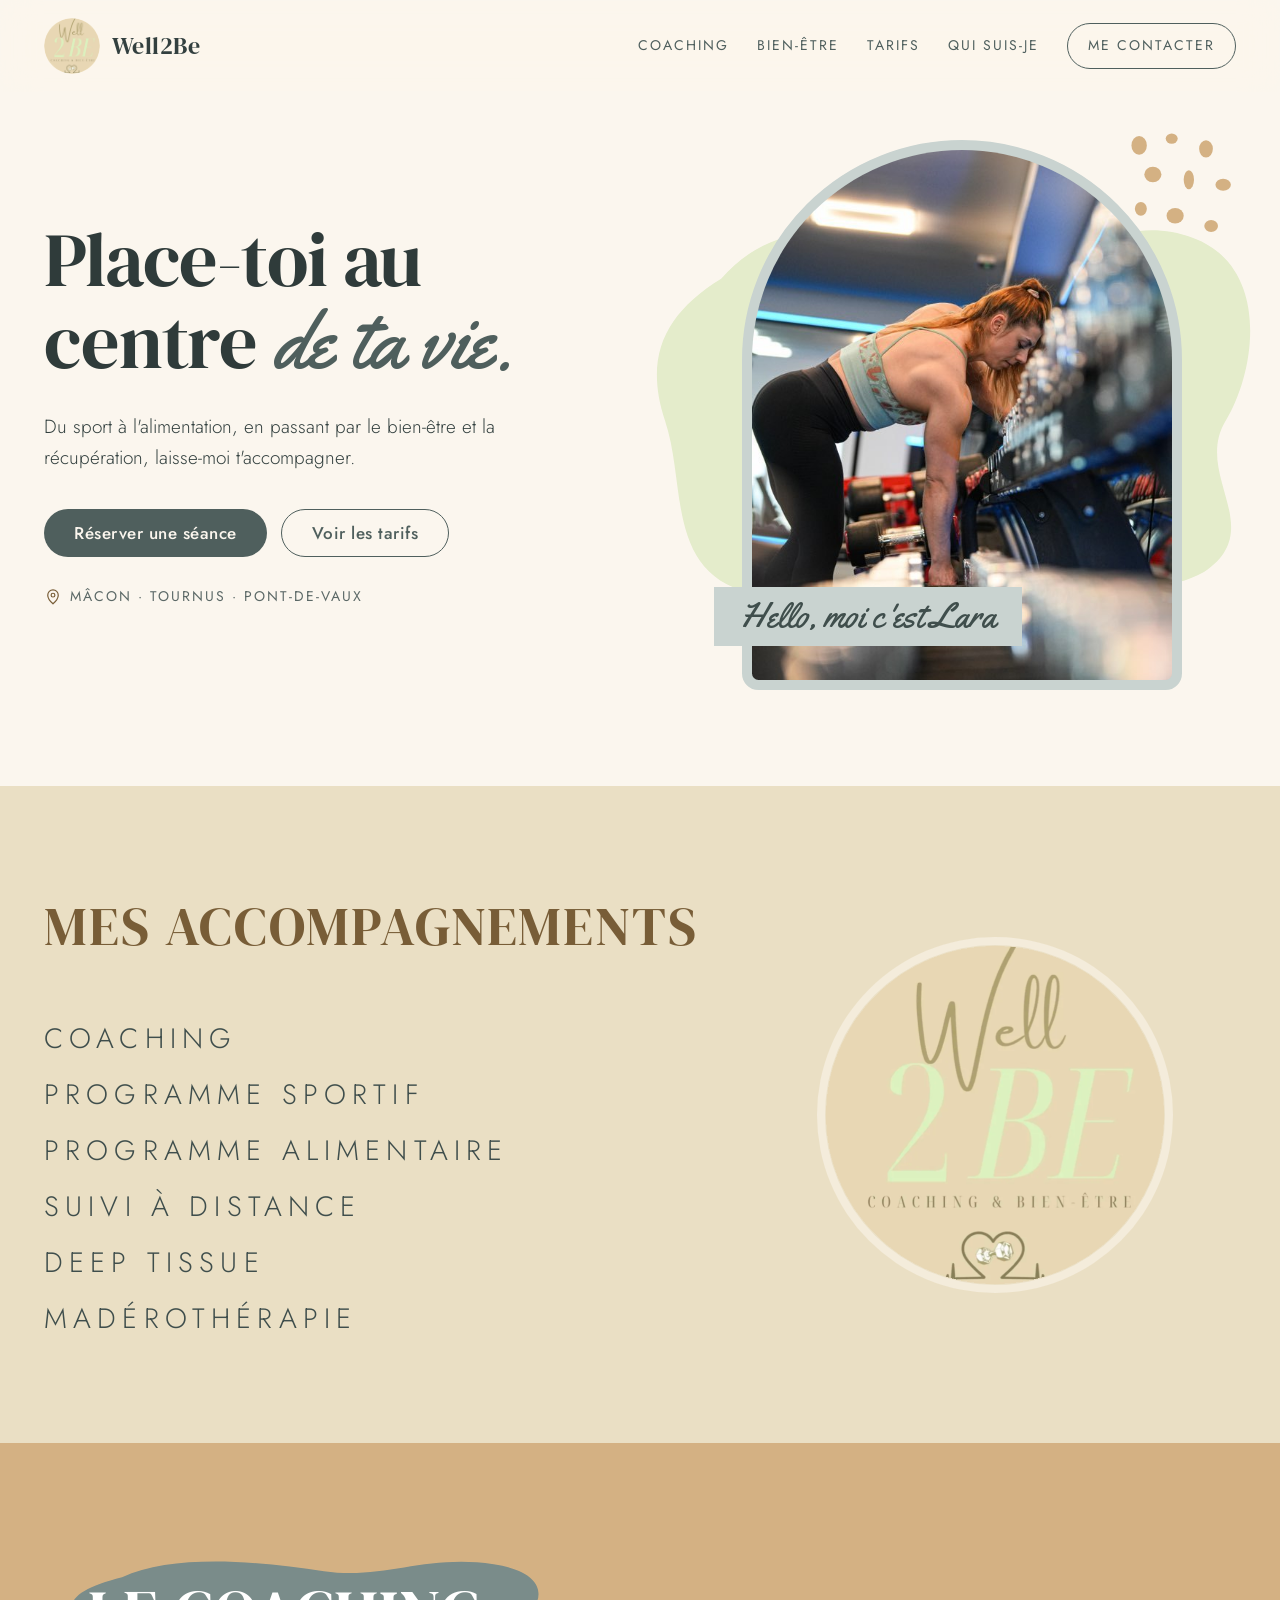
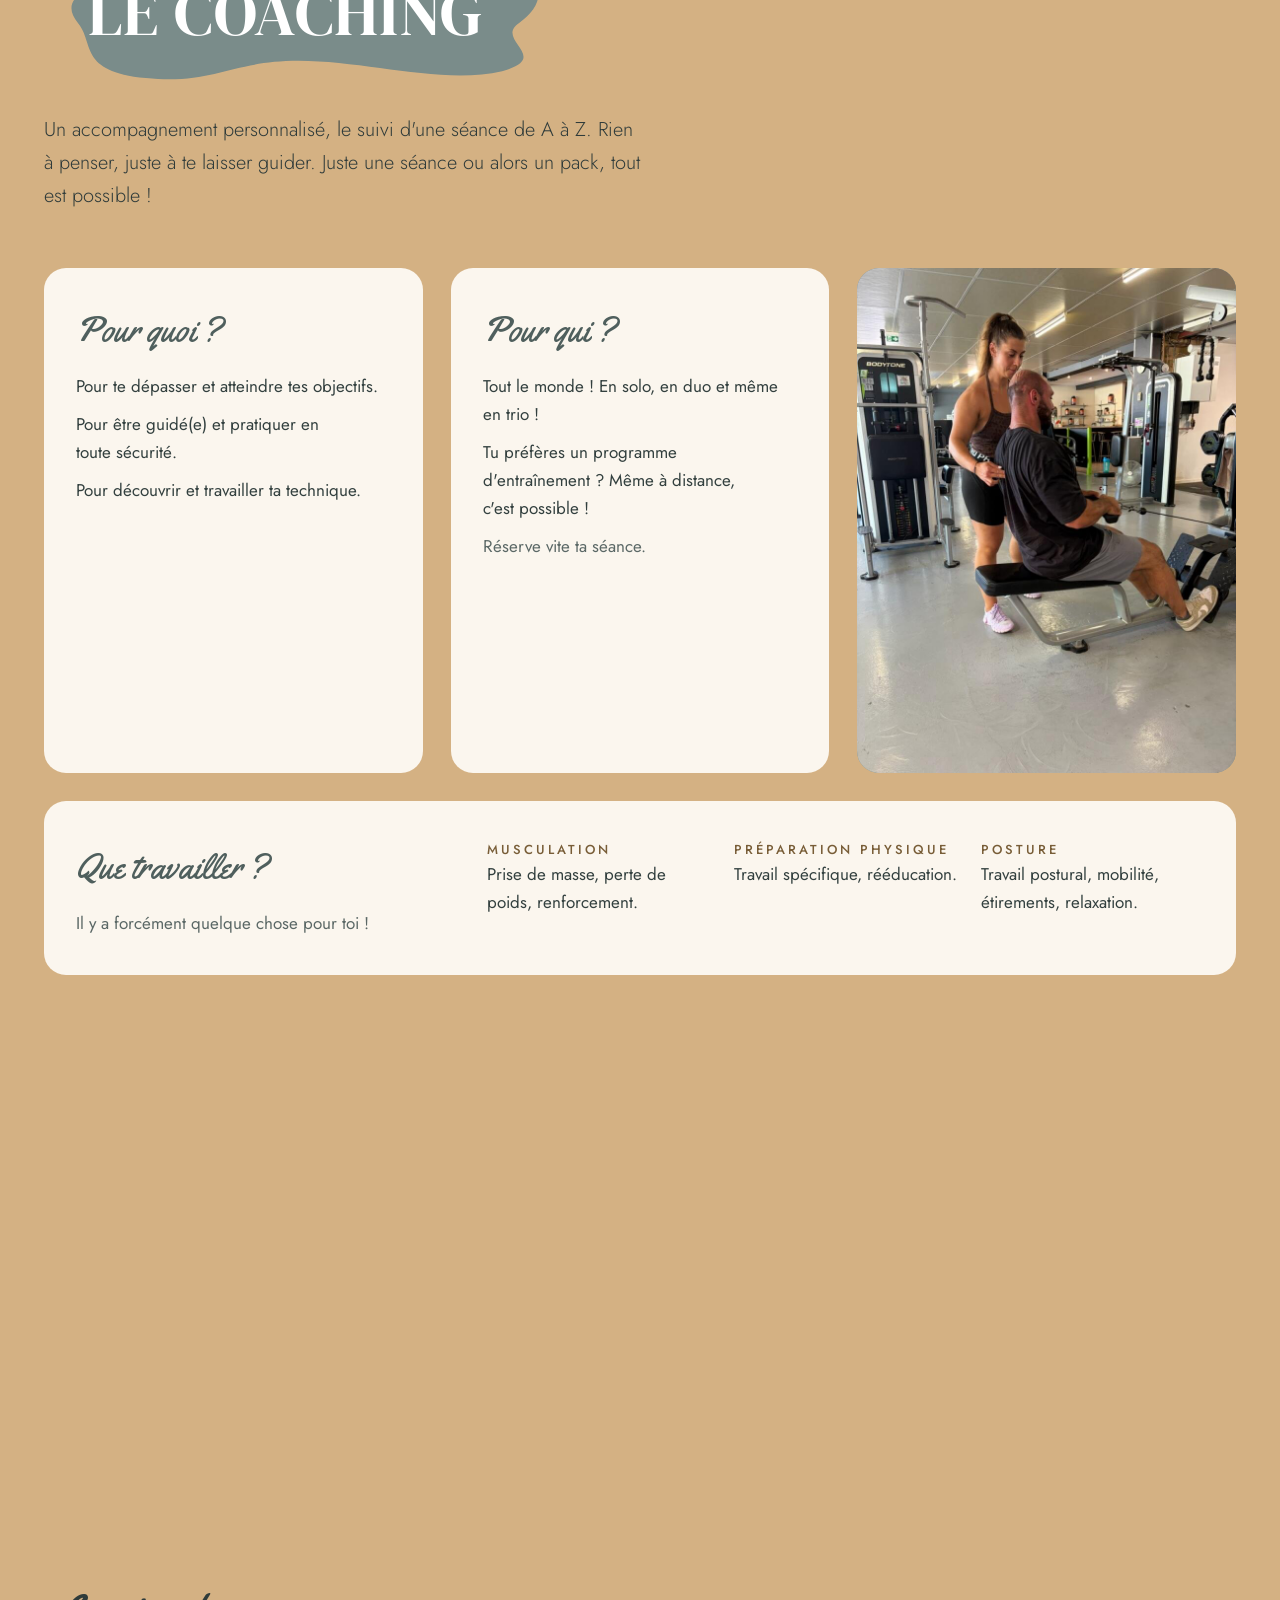
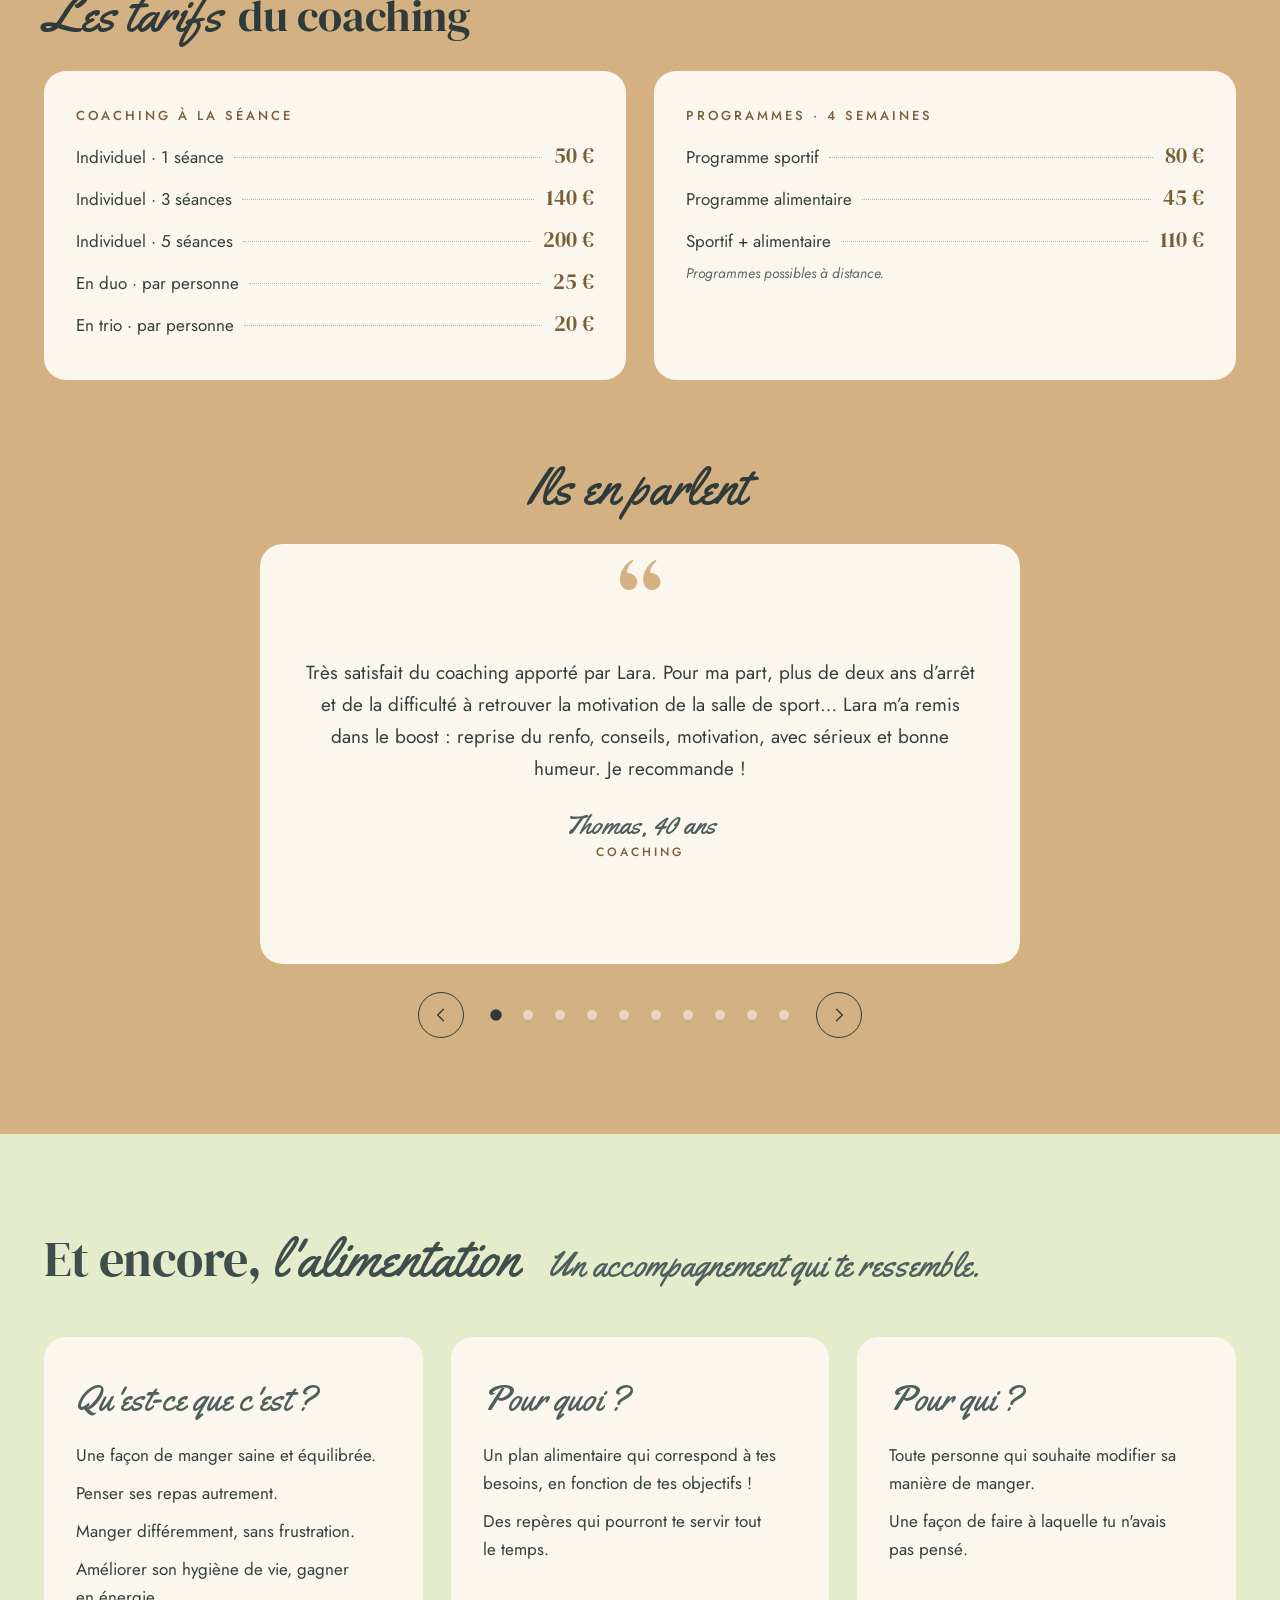
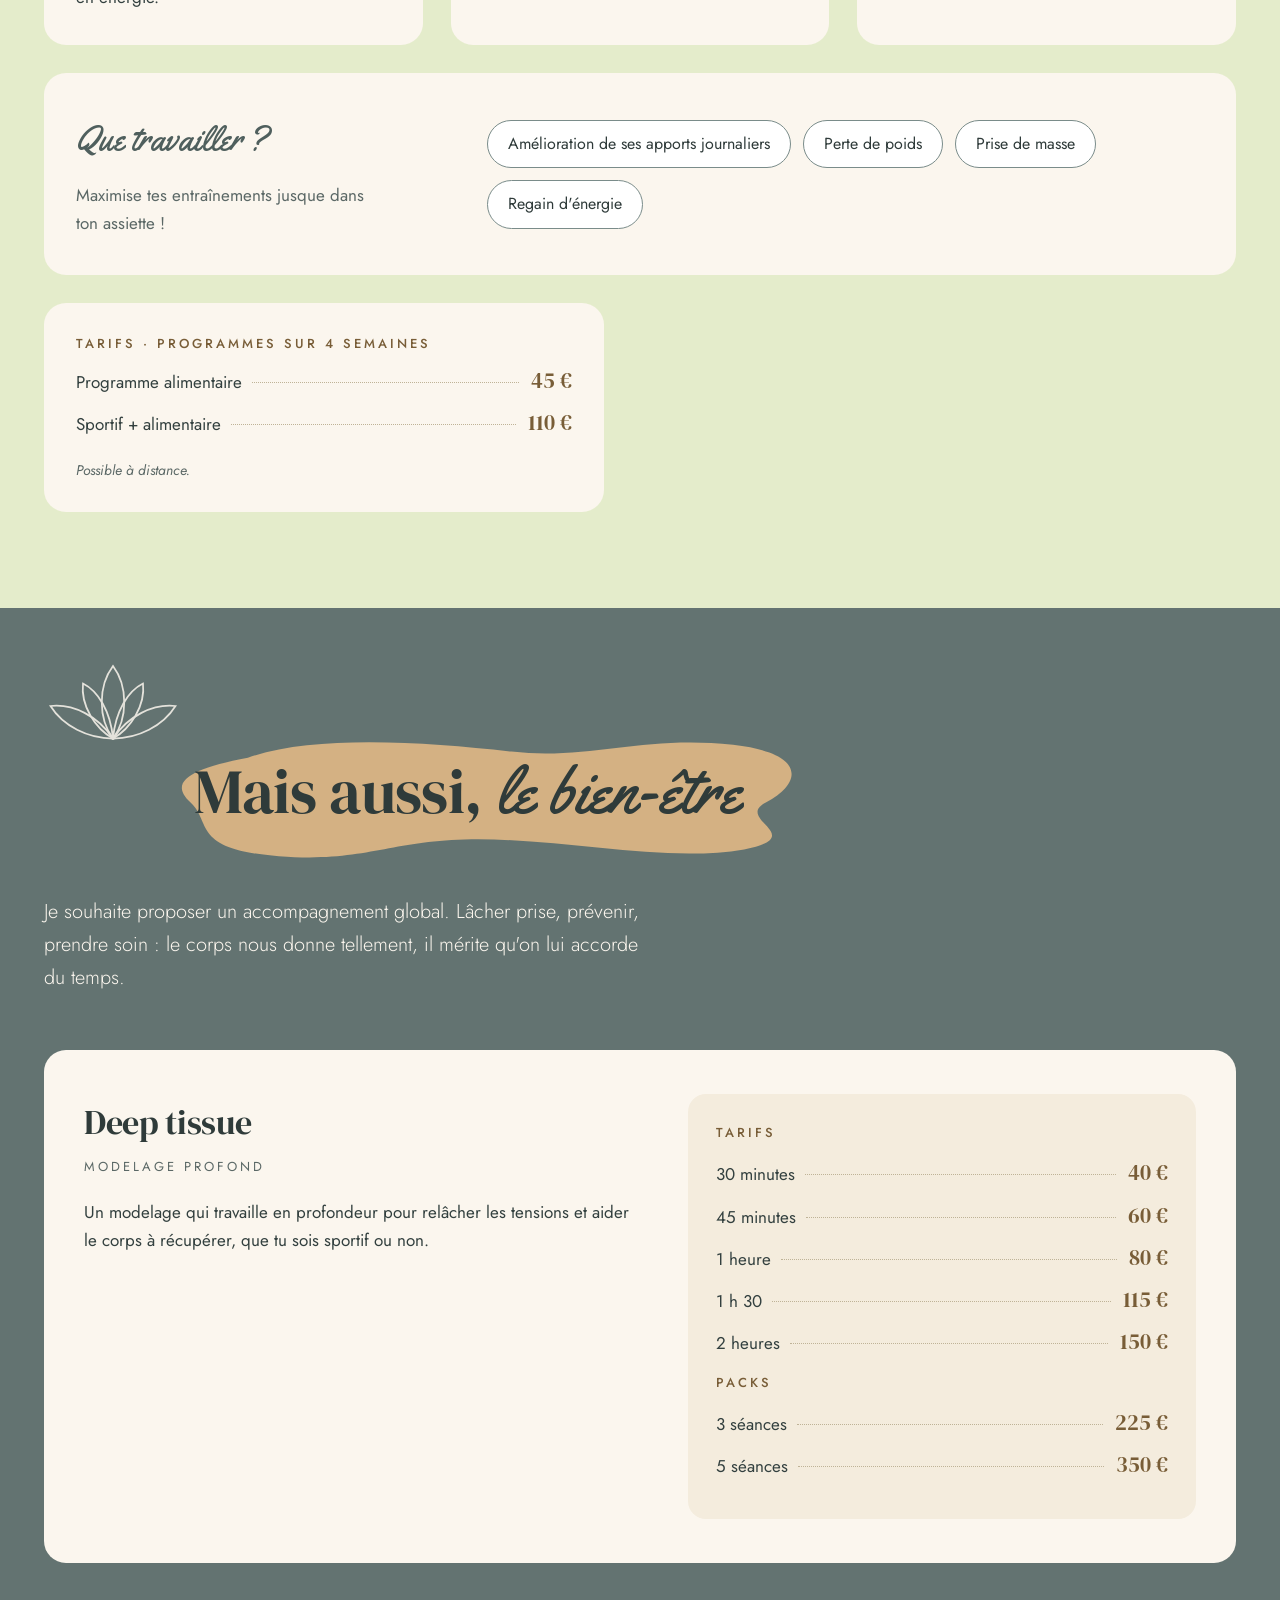
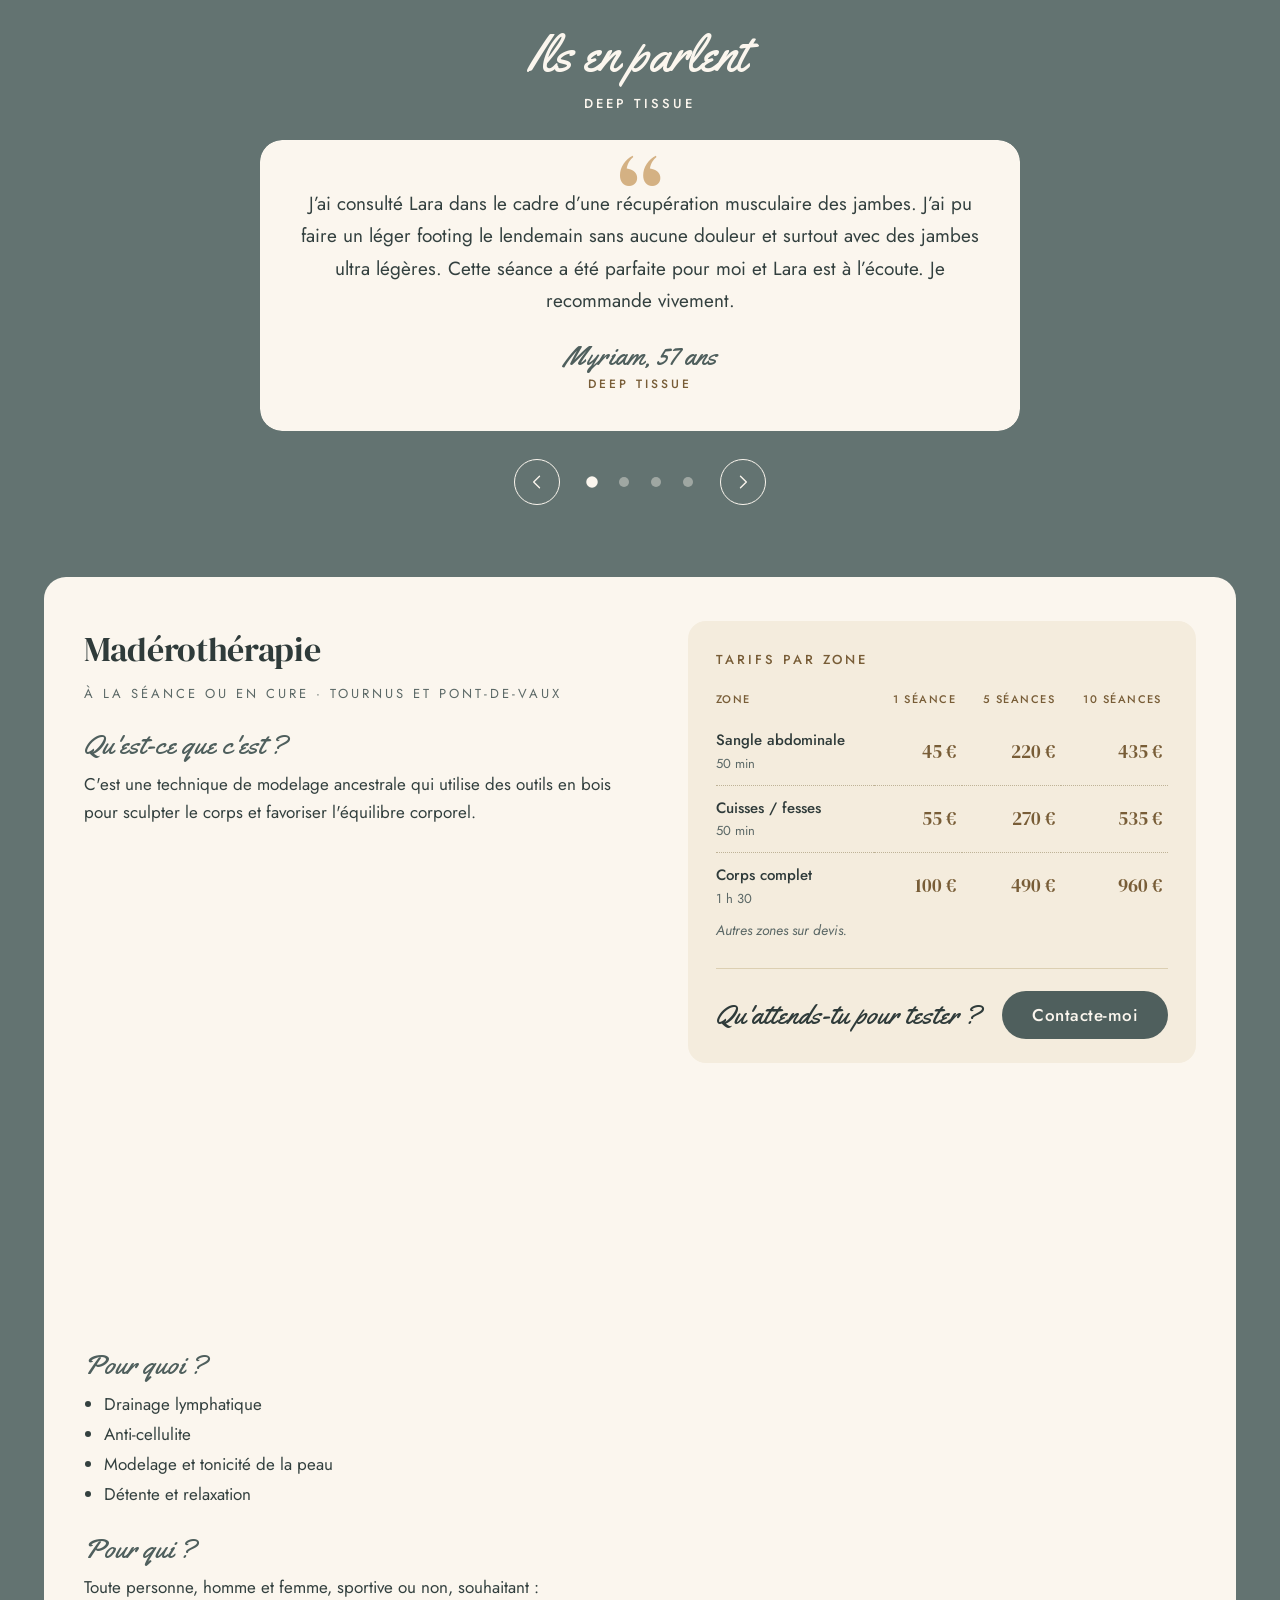
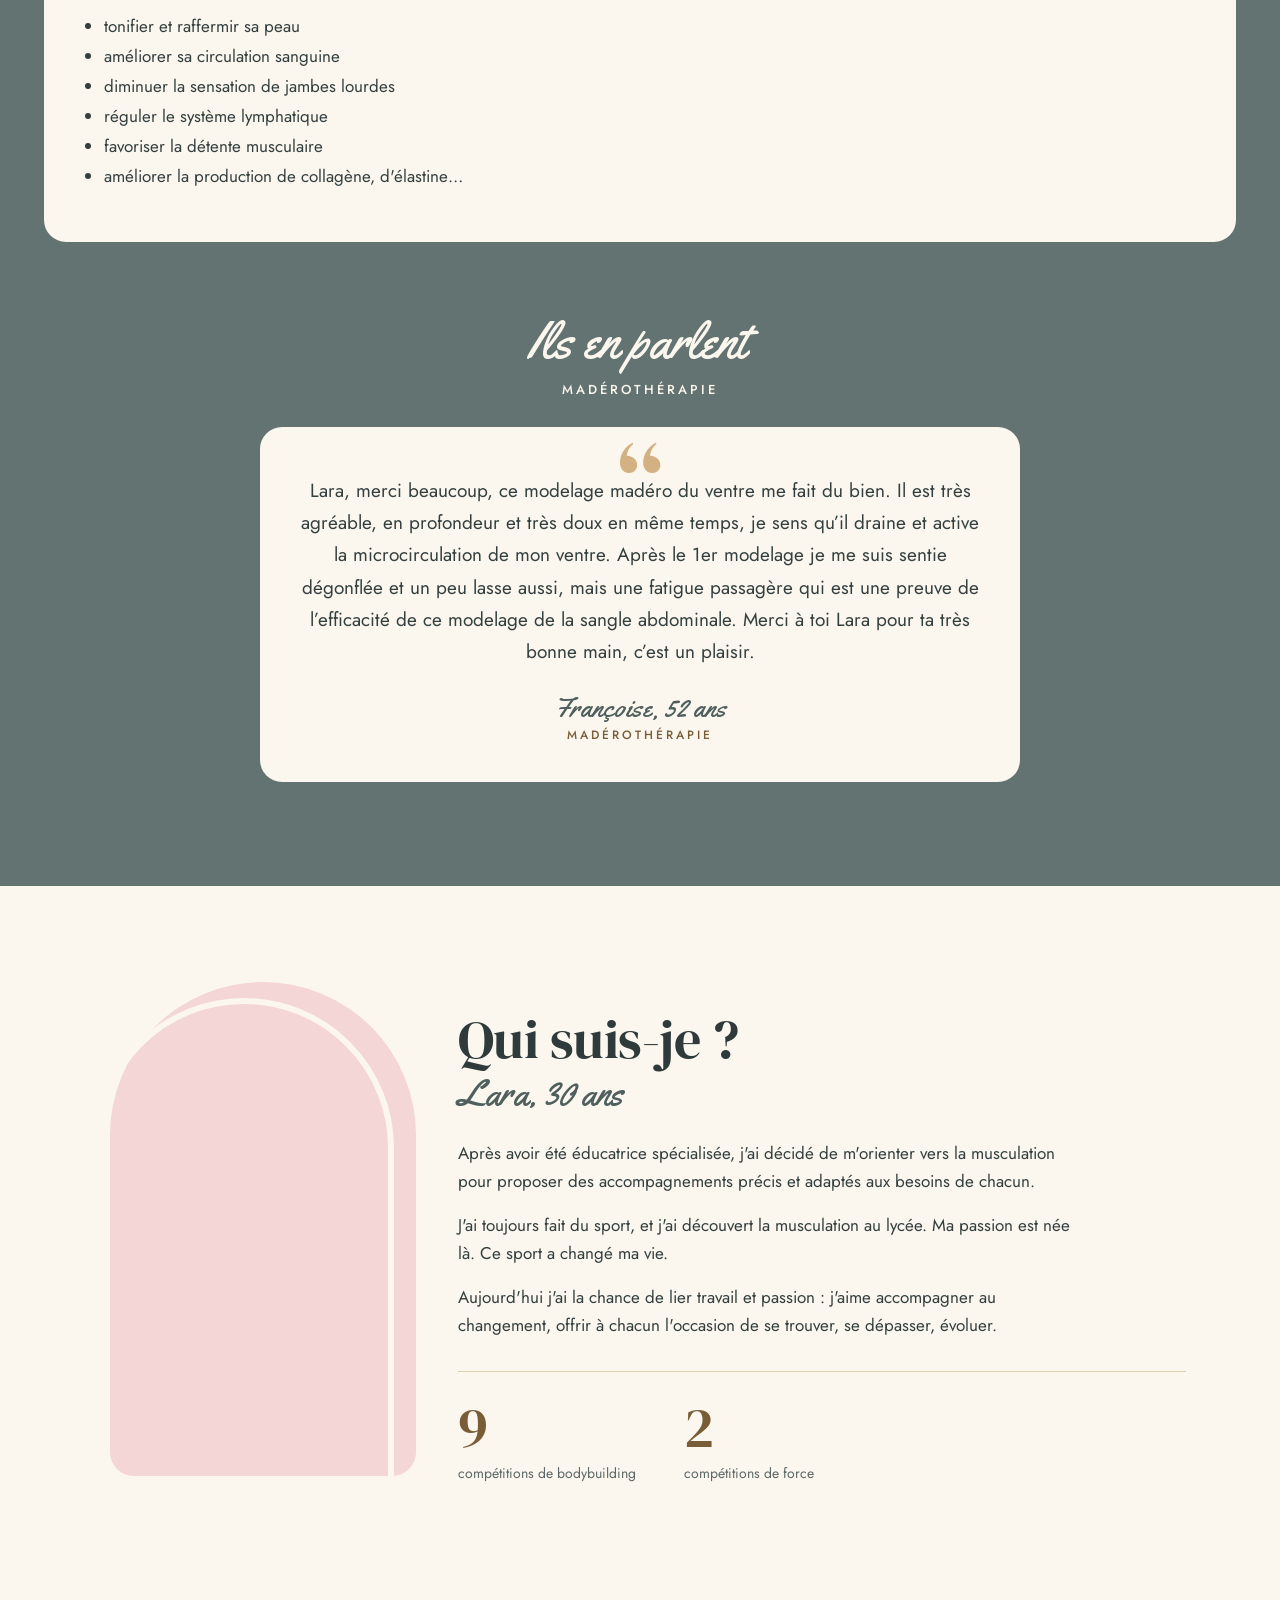
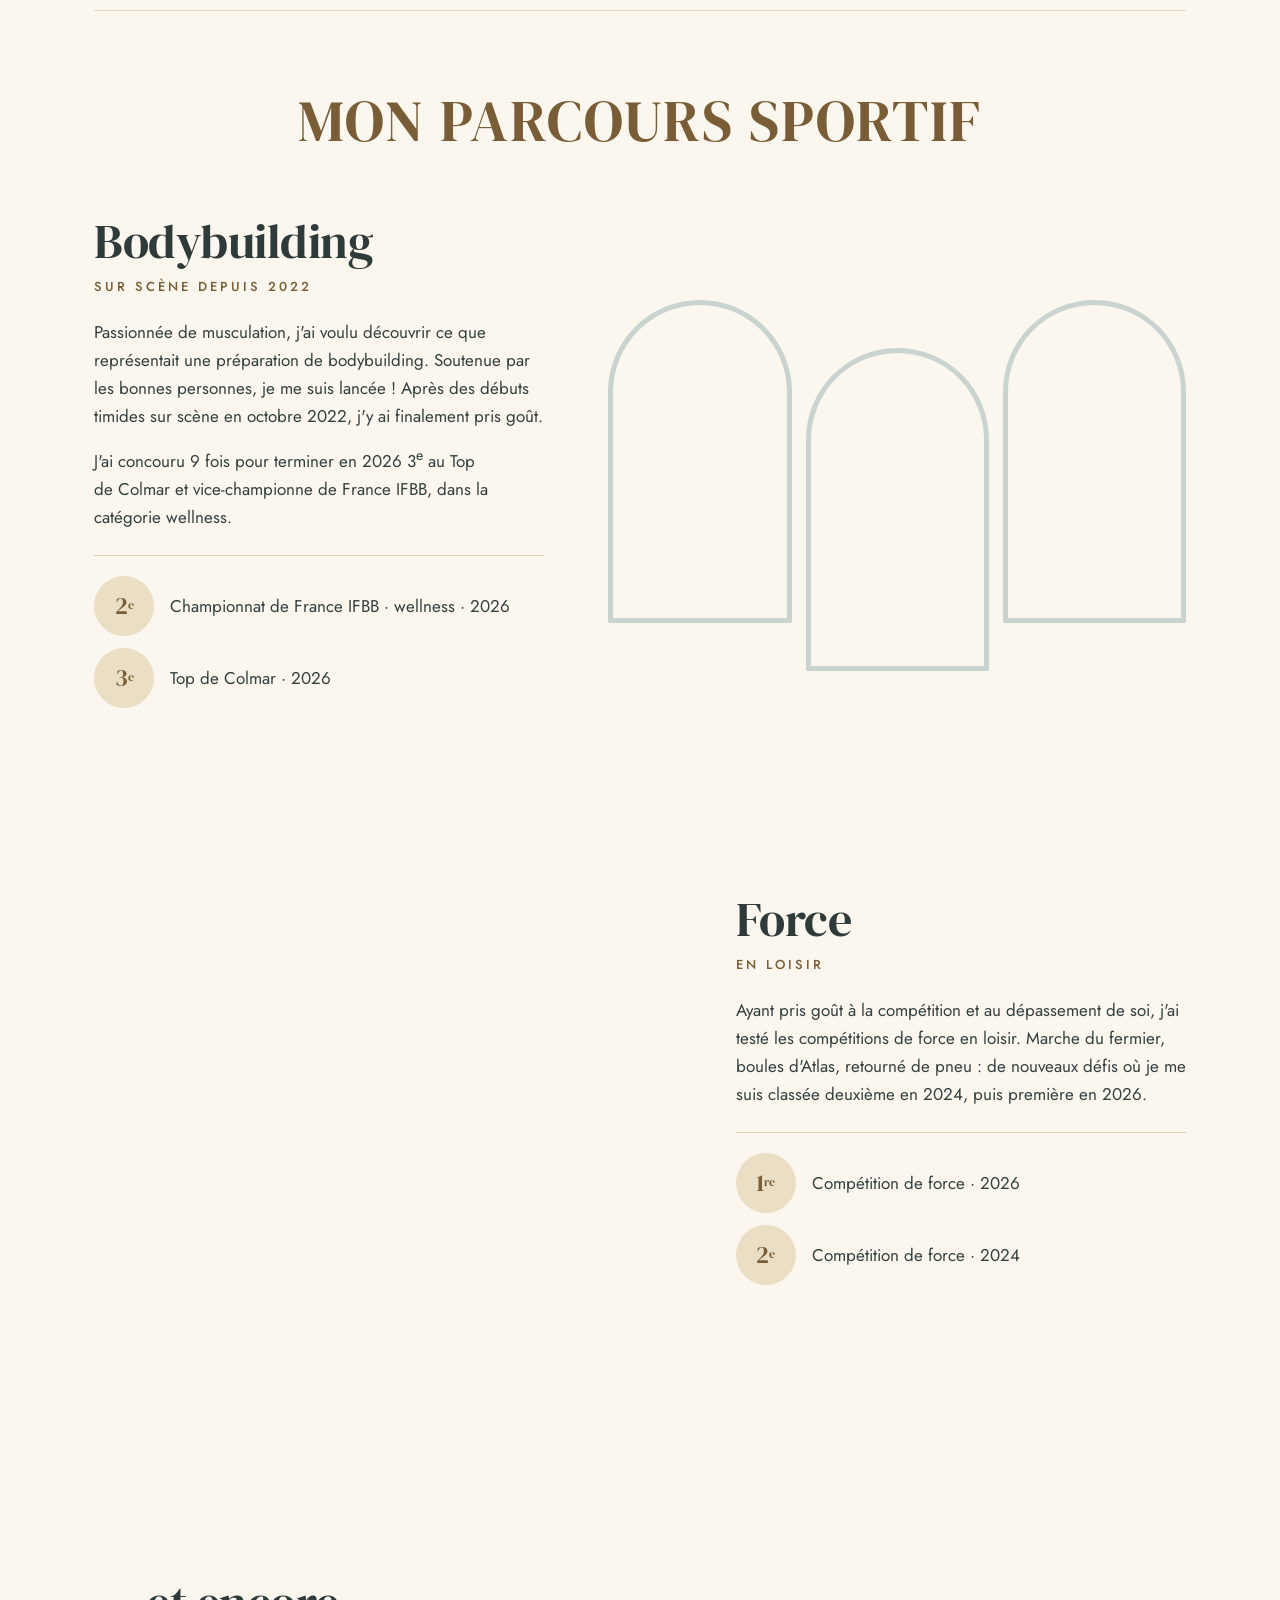
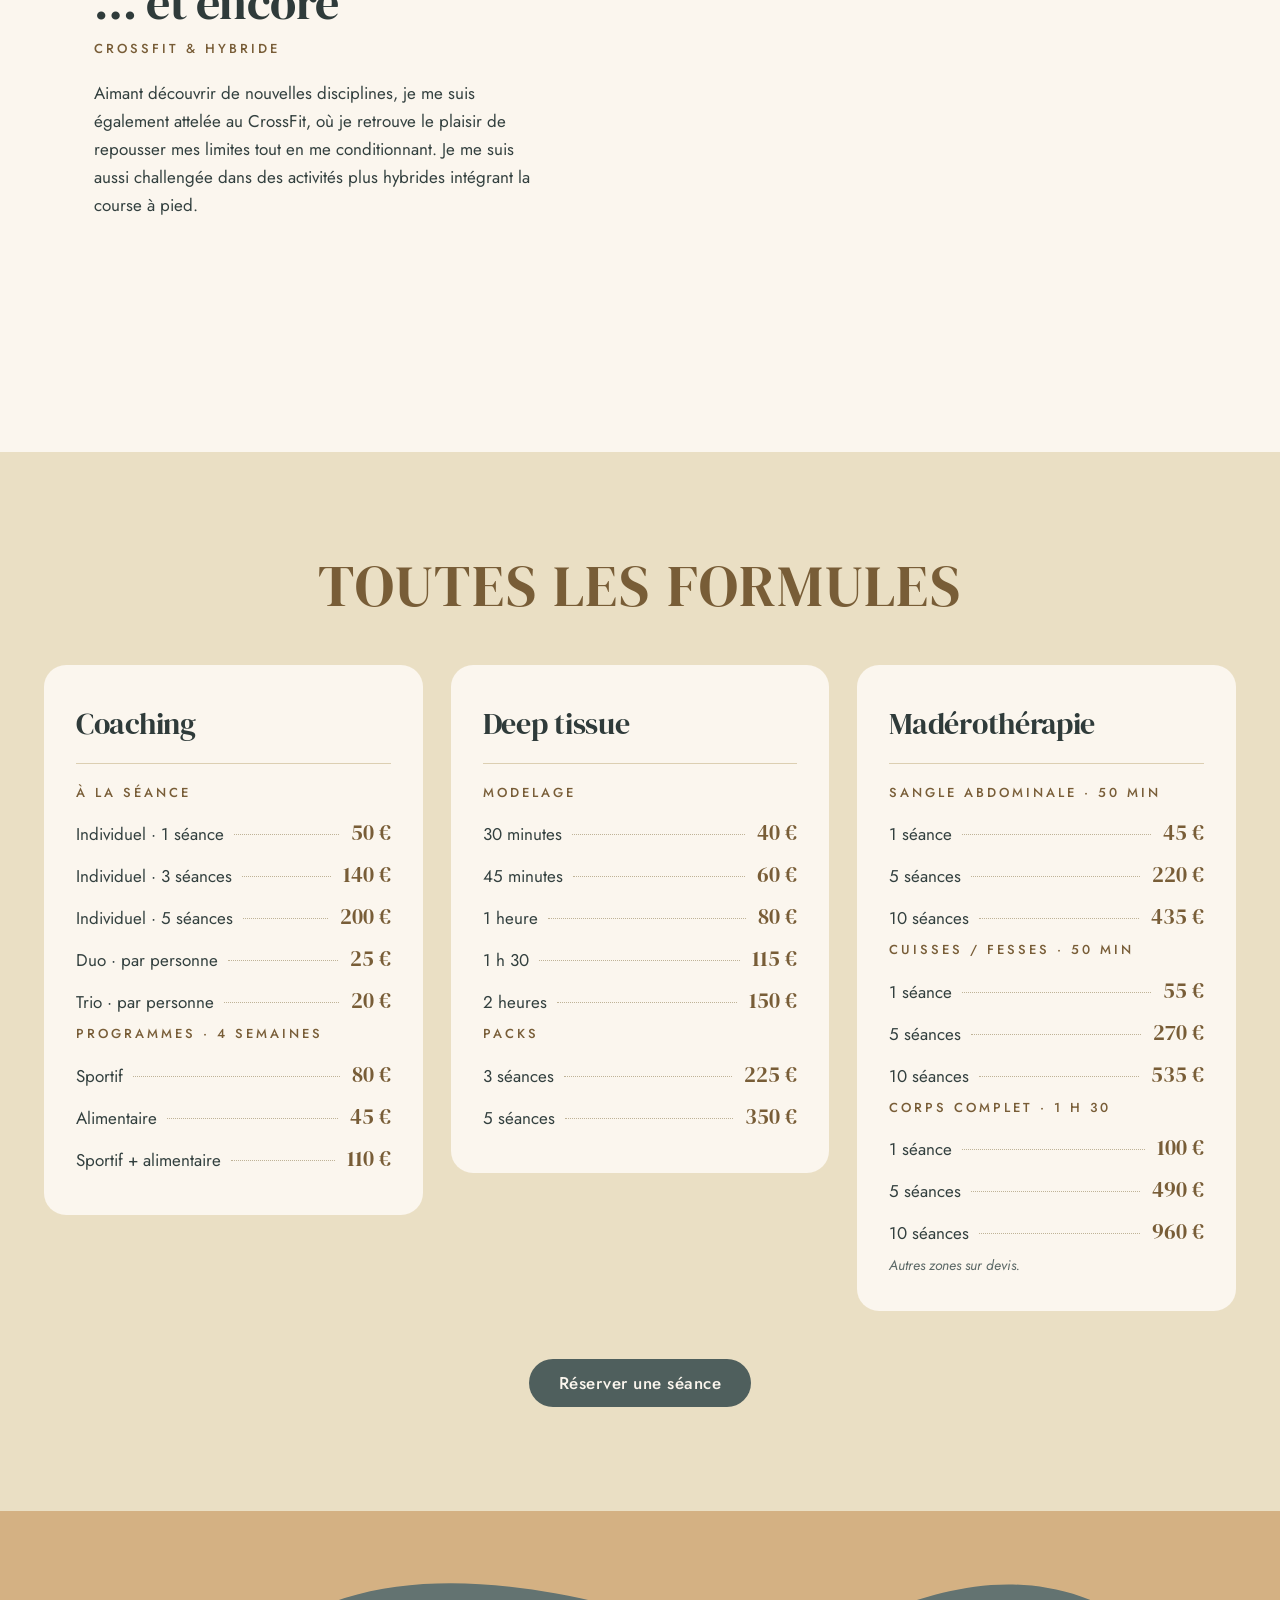
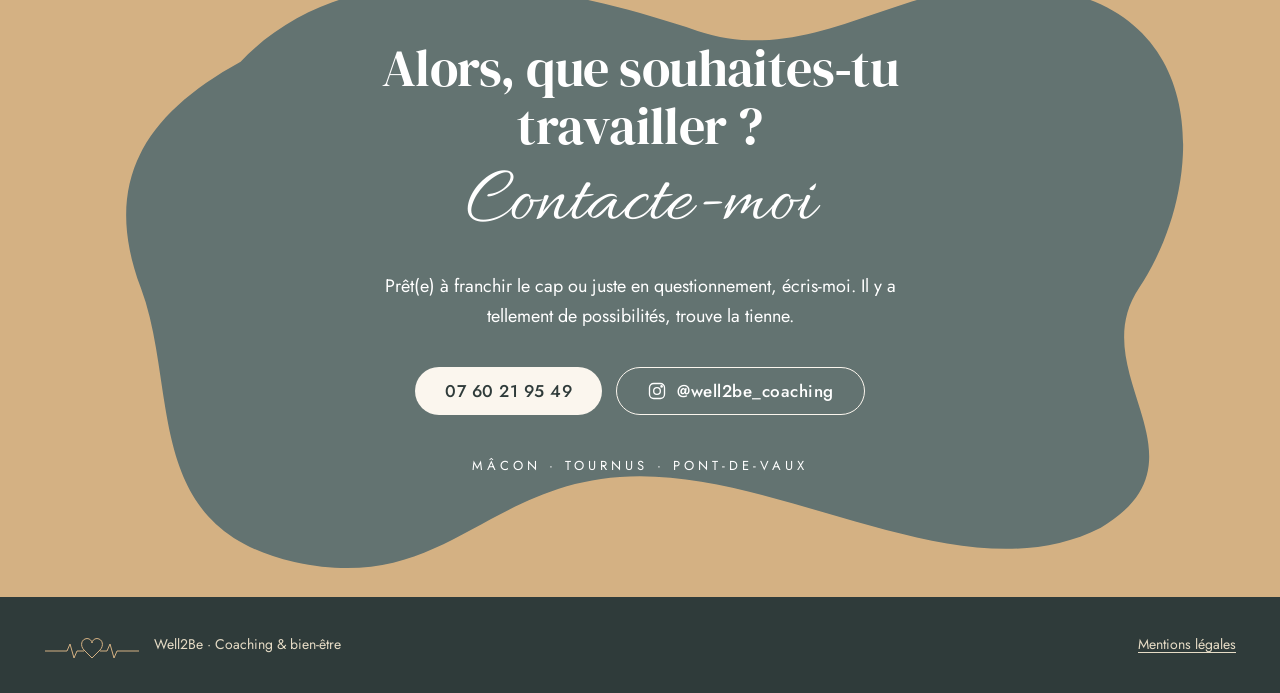
<file: index.html>
<!doctype html>
<html lang="fr">
<head>
<meta charset="utf-8">
<meta name="viewport" content="width=device-width, initial-scale=1">
<meta http-equiv="Content-Security-Policy" content="default-src 'self'; img-src 'self'; font-src 'self'; style-src 'self'; script-src 'self'; connect-src 'none'; object-src 'none'; base-uri 'self'; form-action 'none'">
<meta name="referrer" content="strict-origin-when-cross-origin">
<title>Well2Be – Coaching sportif et bien-être à Mâcon | Lara</title>
<meta name="description" content="Coaching sportif, programmes sportif et alimentaire, deep tissue et madérothérapie autour de Mâcon, Tournus et Pont-de-Vaux. Séances en solo, duo ou trio, et suivi à distance.">
<meta property="og:title" content="Well2Be – Coaching &amp; bien-être">
<meta property="og:description" content="Coaching sportif, alimentation, deep tissue et madérothérapie autour de Mâcon.">
<meta property="og:image" content="https://well2becoaching.fr/images/logo.png">
<meta property="og:url" content="https://well2becoaching.fr/">
<meta property="og:locale" content="fr_FR">
<link rel="canonical" href="https://well2becoaching.fr/">
<meta property="og:type" content="website">
<link rel="icon" type="image/png" href="images/favicon.png">
<meta name="theme-color" content="#FBF6EE">
<link rel="preload" href="fonts/dm-serif-display-latin-400-normal.woff2" as="font" type="font/woff2" crossorigin>
<link rel="preload" href="fonts/jost-latin-400-normal.woff2" as="font" type="font/woff2" crossorigin>
<link rel="stylesheet" href="style.css">
<script src="script.js" defer></script>
</head>
<body>

<header class="entete-barre">
<div class="wrap entete">
  <a href="#haut" class="marque">
    <img src="images/logo-small.png" alt="Logo Well2Be" width="56" height="56">
    <span>Well2Be</span>
  </a>
  <nav class="nav" aria-label="Navigation principale">
    <a href="#coaching">Coaching</a>
    <a href="#bien-etre">Bien-être</a>
    <a href="#tarifs">Tarifs</a>
    <a href="#lara">Qui suis-je</a>
    <a href="#contact" class="nav-contact">Me contacter</a>
  </nav>
</div>
</header>

<main>

<!-- Accueil -->
<section id="haut" class="wrap hero">
  <div class="hero-texte">
    <h1>Place-toi au centre <span class="titre-script">de ta vie.</span></h1>
    <p class="hero-intro">Du sport à l'alimentation, en passant par le bien-être et la récupération, laisse-moi t'accompagner.</p>
    <div class="boutons">
      <a href="#contact" class="btn btn-plein">Réserver une séance</a>
      <a href="#tarifs" class="btn btn-contour">Voir les tarifs</a>
    </div>
    <p class="hero-lieux">
      <svg aria-hidden="true" viewBox="0 0 24 24" fill="none" stroke="currentColor" stroke-width="1.6" stroke-linecap="round" stroke-linejoin="round"><path d="M12 21s-7-6.2-7-11.5A7 7 0 0 1 19 9.5C19 14.8 12 21 12 21z"/><circle cx="12" cy="9.5" r="2.5"/></svg>
      Mâcon · Tournus · Pont-de-Vaux
    </p>
  </div>
  <div class="hero-visuel">
    <svg class="hero-blob" aria-hidden="true" viewBox="0 0 600 400"><path fill="#E4ECCB" d="M92 88C150 20 250 40 330 70C400 96 450 20 530 50C600 76 590 170 560 220C530 270 600 320 540 360C470 400 380 330 300 330C220 330 200 400 120 380C40 360 60 280 40 220C20 160 40 120 92 88Z"/></svg>
    <div class="hero-cadre">
      <div class="arche">
        <img src="images/lara-salle.jpg" alt="Lara à l'entraînement en salle" width="576" height="1024" fetchpriority="high">
      </div>
      <div class="bandeau-hello">Hello, moi c'est Lara</div>
    </div>
    <svg class="galets" aria-hidden="true" viewBox="0 0 140 140"><g fill="#D4B183"><ellipse cx="20" cy="18" rx="9" ry="11"/><ellipse cx="58" cy="10" rx="7" ry="6"/><ellipse cx="98" cy="22" rx="8" ry="10"/><ellipse cx="36" cy="52" rx="10" ry="9"/><ellipse cx="78" cy="58" rx="6" ry="11"/><ellipse cx="118" cy="64" rx="9" ry="7"/><ellipse cx="22" cy="92" rx="7" ry="8"/><ellipse cx="62" cy="100" rx="10" ry="9"/><ellipse cx="104" cy="112" rx="8" ry="7"/></g></svg>
  </div>
</section>

<!-- Mes accompagnements -->
<section id="accompagnements" class="accomp">
  <div class="wrap">
    <div class="accomp-liste">
      <h2>Mes accompagnements</h2>
      <ul>
        <li><a href="#coaching">Coaching</a></li>
        <li><a href="#coaching">Programme sportif</a></li>
        <li><a href="#alimentation">Programme alimentaire</a></li>
        <li><a href="#coaching">Suivi à distance</a></li>
        <li><a href="#bien-etre">Deep tissue</a></li>
        <li><a href="#bien-etre">Madérothérapie</a></li>
      </ul>
    </div>
    <div class="accomp-logo">
      <img src="images/logo.png" alt="" width="340" height="340" loading="lazy" decoding="async">
    </div>
  </div>
</section>

<!-- Le coaching -->
<section id="coaching" class="coaching">
  <div class="wrap">
    <div class="titre-blob">
      <svg aria-hidden="true" viewBox="0 0 600 400" preserveAspectRatio="none"><path fill="#7A8C8A" d="M92 88C150 20 250 40 330 70C400 96 450 20 530 50C600 76 590 170 560 220C530 270 600 320 540 360C470 400 380 330 300 330C220 330 200 400 120 380C40 360 60 280 40 220C20 160 40 120 92 88Z"/></svg>
      <h2>Le coaching</h2>
    </div>
    <p class="intro-section">Un accompagnement personnalisé, le suivi d'une séance de A à Z. Rien à penser, juste à te laisser guider. Juste une séance ou alors un pack, tout est possible&nbsp;!</p>

    <div class="cartes cartes-coaching">
      <div class="carte">
        <h3 class="script">Pour quoi&nbsp;?</h3>
        <p>Pour te dépasser et atteindre tes objectifs.</p>
        <p>Pour être guidé(e) et pratiquer en toute sécurité.</p>
        <p>Pour découvrir et travailler ta technique.</p>
      </div>
      <div class="carte">
        <h3 class="script">Pour qui&nbsp;?</h3>
        <p>Tout le monde&nbsp;! En solo, en duo et même en trio&nbsp;!</p>
        <p>Tu préfères un programme d'entraînement&nbsp;? Même à distance, c'est possible&nbsp;!</p>
        <p class="note-douce">Réserve vite ta séance.</p>
      </div>
      <div class="carte-photo">
        <img src="images/lara-coaching.jpg" alt="Lara pendant une séance de coaching en salle" width="768" height="1024" loading="lazy" decoding="async">
      </div>
    </div>

    <div class="carte-large">
      <div>
        <h3 class="script">Que travailler&nbsp;?</h3>
        <p class="note-douce">Il y a forcément quelque chose pour toi&nbsp;!</p>
      </div>
      <div class="domaines">
        <div>
          <p class="etiquette">Musculation</p>
          <p>Prise de masse, perte de poids, renforcement.</p>
        </div>
        <div>
          <p class="etiquette">Préparation physique</p>
          <p>Travail spécifique, rééducation.</p>
        </div>
        <div>
          <p class="etiquette">Posture</p>
          <p>Travail postural, mobilité, étirements, relaxation.</p>
        </div>
      </div>
    </div>

    <div class="galerie">
      <img src="images/coaching-1.jpg" alt="Lara corrige la posture d'une cliente au squat" width="768" height="1024" loading="lazy" decoding="async">
      <img src="images/coaching-2.jpg" alt="Lara accompagne une cliente pendant la descente du squat" width="768" height="1024" loading="lazy" decoding="async">
      <img src="images/coaching-3.jpg" alt="Lara guide un client sur une machine de musculation" width="581" height="1024" loading="lazy" decoding="async">
    </div>

    <!-- Tarifs coaching -->
    <div class="bloc-tarifs">
      <h3 class="titre-tarifs"><span class="script">Les tarifs</span> du coaching</h3>
      <div class="cartes">
        <div class="carte">
          <p class="etiquette">Coaching à la séance</p>
          <ul class="tarifs">
            <li><span class="lib">Individuel · 1 séance</span><span class="prix">50&nbsp;€</span></li>
            <li><span class="lib">Individuel · 3 séances</span><span class="prix">140&nbsp;€</span></li>
            <li><span class="lib">Individuel · 5 séances</span><span class="prix">200&nbsp;€</span></li>
            <li><span class="lib">En duo · par personne</span><span class="prix">25&nbsp;€</span></li>
            <li><span class="lib">En trio · par personne</span><span class="prix">20&nbsp;€</span></li>
          </ul>
        </div>
        <div class="carte">
          <p class="etiquette">Programmes · 4 semaines</p>
          <ul class="tarifs">
            <li><span class="lib">Programme sportif</span><span class="prix">80&nbsp;€</span></li>
            <li><span class="lib">Programme alimentaire</span><span class="prix">45&nbsp;€</span></li>
            <li><span class="lib">Sportif + alimentaire</span><span class="prix">110&nbsp;€</span></li>
          </ul>
          <p class="note-tarif">Programmes possibles à distance.</p>
        </div>
      </div>
    </div>

    <!-- Témoignages coaching -->
    <section class="temoignages" aria-roledescription="carrousel" aria-label="Témoignages coaching">
      <h3 class="titre-tarifs"><span class="script">Ils en parlent</span></h3>
      <div class="temoins-piste" aria-live="off">
        <figure class="temoin" aria-roledescription="diapositive">
          <blockquote><p>Très satisfait du coaching apporté par Lara. Pour ma part, plus de deux ans d’arrêt et de la difficulté à retrouver la motivation de la salle de sport… Lara m’a remis dans le boost&nbsp;: reprise du renfo, conseils, motivation, avec sérieux et bonne humeur. Je recommande&nbsp;!</p></blockquote>
          <figcaption><span class="temoin-nom">Thomas, 40 ans</span><span class="temoin-presta">Coaching</span></figcaption>
        </figure>
        <figure class="temoin" aria-roledescription="diapositive">
          <blockquote><p>Merci Lara pour ton programme d’entraînement, grâce à ça je peux performer et atteindre mes objectifs. Et ça reste très abordable. Continue comme ça, je te souhaite plein de bonnes choses dans tes prochains coachings&nbsp;!</p></blockquote>
          <figcaption><span class="temoin-nom">Victor, 27 ans</span><span class="temoin-presta">Coaching</span></figcaption>
        </figure>
        <figure class="temoin" aria-roledescription="diapositive">
          <blockquote><p>Cela fait plusieurs mois que j’ai commencé les coachings avec Lara. Elle a su comprendre et répondre à mes attentes. Je me sens à l’aise, bien accompagnée et motivée. Elle pousse à se dépasser et à prendre confiance&nbsp;! Et surtout, je vois les progrès.</p></blockquote>
          <figcaption><span class="temoin-nom">Anaïs, 26 ans</span><span class="temoin-presta">Coaching</span></figcaption>
        </figure>
        <figure class="temoin" aria-roledescription="diapositive">
          <blockquote><p>Un grand merci pour ton coaching dans la préparation de notre Hyrox&nbsp;! Nous avons adoré partager cette expérience en duo. J’ai particulièrement apprécié ton approche, ton énergie et la qualité de ton accompagnement. Les séances étaient au top&nbsp;! Merci pour ton professionnalisme et ta bonne humeur.</p></blockquote>
          <figcaption><span class="temoin-nom">Florine, 31 ans</span><span class="temoin-presta">Prépa Hyrox</span></figcaption>
        </figure>
        <figure class="temoin" aria-roledescription="diapositive">
          <blockquote><p>J’ai consulté Lara pour une prise de masse musculaire. Elle est très à l’écoute et a vraiment bien compris l’objectif souhaité. Résultats au rendez-vous. Merci beaucoup pour ce programme.</p></blockquote>
          <figcaption><span class="temoin-nom">Enzo, 30 ans</span><span class="temoin-presta">Coaching</span></figcaption>
        </figure>
        <figure class="temoin" aria-roledescription="diapositive">
          <blockquote><p>Un coaching personnalisé de qualité, sur mesure&nbsp;! Lara a toujours les bons mots d’encouragement pour le dépassement de soi et elle est très attentive aux postures pour que les efforts se fassent sans douleur. Je recommande vivement&nbsp;!</p></blockquote>
          <figcaption><span class="temoin-nom">Manu, 48 ans</span><span class="temoin-presta">Coaching</span></figcaption>
        </figure>
        <figure class="temoin" aria-roledescription="diapositive">
          <blockquote><p>N’ayant jamais approché un appareil de musculation, j’ai fait appel aux services de Lara pour apprendre quelques bases de manière à être autonome sur du maintien en forme en salle. Après quelques échanges, nous avons convenu de trois séances d’une heure de coaching qui m’ont permis d’acquérir rapidement les postures adéquates sur un panel large de machines. Merci Lara pour cet enseignement efficace. Je sais déjà que je ferai régulièrement appel à tes services pour le côté technique, mais également pour le plaisir de partager des moments particulièrement sympathiques avec une coach attentive et bienveillante.</p></blockquote>
          <figcaption><span class="temoin-nom">Damien, 41 ans</span><span class="temoin-presta">Coaching</span></figcaption>
        </figure>
        <figure class="temoin" aria-roledescription="diapositive">
          <blockquote><p>Encore merci infiniment Lara pour ton accompagnement et tes précieux conseils tout au long de notre prépa Hyrox&nbsp;! On partait de loin, sans les séances de coaching on n’aurait jamais fait tout ça, avec un bon chrono en plus. Tu nous as appris à nous surpasser, toujours avec bienveillance et bonne humeur. Déjà hâte de recommencer une nouvelle prépa avec toi pour viser encore plus haut&nbsp;!</p></blockquote>
          <figcaption><span class="temoin-nom">Mélissa, 29 ans</span><span class="temoin-presta">Prépa Hyrox</span></figcaption>
        </figure>
        <figure class="temoin" aria-roledescription="diapositive">
          <blockquote><p>J’ai pris un coaching d’un mois avec Lara pour pouvoir me dépasser et sortir de ma zone de confort. Challenge réussi&nbsp;! C’est pour ça que je recommence et que je la recommande à 1000&nbsp;%.</p></blockquote>
          <figcaption><span class="temoin-nom">Morgane, 30 ans</span><span class="temoin-presta">Coaching</span></figcaption>
        </figure>
        <figure class="temoin" aria-roledescription="diapositive">
          <blockquote><p>Merci à toi, Lara, pour ton écoute, ta bienveillance, ta sympathie et ton professionnalisme. Merci d’avoir créé un programme adapté à mes objectifs et de m’avoir accompagnée tout au long de ce parcours. J’ai déjà progressé, j’en suis ravie&nbsp;! Je recommande ton accompagnement sans hésitation. Encore merci.</p></blockquote>
          <figcaption><span class="temoin-nom">Stéphanie, 38 ans</span><span class="temoin-presta">Coaching</span></figcaption>
        </figure>
      </div>
      <div class="temoins-nav">
        <button type="button" class="temoins-fleche" data-dir="-1" aria-label="Témoignage précédent">
          <svg aria-hidden="true" viewBox="0 0 24 24" fill="none" stroke="currentColor" stroke-width="1.6" stroke-linecap="round" stroke-linejoin="round"><path d="M15 5l-7 7 7 7"/></svg>
        </button>
        <div class="temoins-points"></div>
        <button type="button" class="temoins-fleche" data-dir="1" aria-label="Témoignage suivant">
          <svg aria-hidden="true" viewBox="0 0 24 24" fill="none" stroke="currentColor" stroke-width="1.6" stroke-linecap="round" stroke-linejoin="round"><path d="M9 5l7 7-7 7"/></svg>
        </button>
      </div>
    </section>
  </div>
</section>

<!-- L'alimentation -->
<section id="alimentation" class="alim">
  <div class="wrap">
    <div class="alim-entete">
      <h2>Et encore, <span class="titre-script">l'alimentation</span></h2>
      <p class="alim-accroche">Un accompagnement qui te ressemble.</p>
    </div>

    <div class="cartes cartes-alim">
      <div class="carte">
        <h3 class="script">Qu'est-ce que c'est&nbsp;?</h3>
        <p>Une façon de manger saine et équilibrée.</p>
        <p>Penser ses repas autrement.</p>
        <p>Manger différemment, sans frustration.</p>
        <p>Améliorer son hygiène de vie, gagner en énergie.</p>
      </div>
      <div class="carte">
        <h3 class="script">Pour quoi&nbsp;?</h3>
        <p>Un plan alimentaire qui correspond à tes besoins, en fonction de tes objectifs&nbsp;!</p>
        <p>Des repères qui pourront te servir tout le temps.</p>
      </div>
      <div class="carte">
        <h3 class="script">Pour qui&nbsp;?</h3>
        <p>Toute personne qui souhaite modifier sa manière de manger.</p>
        <p>Une façon de faire à laquelle tu n'avais pas pensé.</p>
      </div>
    </div>

    <div class="carte-large">
      <div>
        <h3 class="script">Que travailler&nbsp;?</h3>
        <p class="note-douce">Maximise tes entraînements jusque dans ton assiette&nbsp;!</p>
      </div>
      <ul class="pastilles">
        <li>Amélioration de ses apports journaliers</li>
        <li>Perte de poids</li>
        <li>Prise de masse</li>
        <li>Regain d'énergie</li>
      </ul>
    </div>

    <div class="alim-tarifs">
      <p class="etiquette">Tarifs · programmes sur 4 semaines</p>
      <ul class="tarifs">
        <li><span class="lib">Programme alimentaire</span><span class="prix">45&nbsp;€</span></li>
        <li><span class="lib">Sportif + alimentaire</span><span class="prix">110&nbsp;€</span></li>
      </ul>
      <p class="note-tarif">Possible à distance.</p>
    </div>
  </div>
</section>

<!-- Bien-être -->
<section id="bien-etre" class="bienetre">
  <svg class="lotus" aria-hidden="true" viewBox="0 0 120 80" fill="none" stroke="#FBF6EE" stroke-width="1.4"><path d="M60 8C48 24 48 50 60 66C72 50 72 24 60 8Z"/><path d="M60 66C46 58 34 40 36 22C48 28 58 44 60 66Z"/><path d="M60 66C74 58 86 40 84 22C72 28 62 44 60 66Z"/><path d="M60 66C40 66 20 56 10 40C28 38 48 48 60 66Z"/><path d="M60 66C80 66 100 56 110 40C92 38 72 48 60 66Z"/></svg>
  <div class="wrap">
    <div class="titre-blob">
      <svg aria-hidden="true" viewBox="0 0 600 400" preserveAspectRatio="none"><path fill="#D4B183" d="M92 88C150 20 250 40 330 70C400 96 450 20 530 50C600 76 590 170 560 220C530 270 600 320 540 360C470 400 380 330 300 330C220 330 200 400 120 380C40 360 60 280 40 220C20 160 40 120 92 88Z"/></svg>
      <h2>Mais aussi, <span class="titre-script">le bien-être</span></h2>
    </div>
    <p class="intro-section">Je souhaite proposer un accompagnement global. Lâcher prise, prévenir, prendre soin&nbsp;: le corps nous donne tellement, il mérite qu'on lui accorde du temps.</p>

    <div class="soins">
      <article class="carte carte-soin">
        <div class="soin-texte">
          <h3>Deep tissue</h3>
          <p class="sous-titre">Modelage profond</p>
          <p>Un modelage qui travaille en profondeur pour relâcher les tensions et aider le corps à récupérer, que tu sois sportif ou non.</p>
        </div>
        <div class="soin-tarifs">
          <p class="etiquette">Tarifs</p>
          <ul class="tarifs">
            <li><span class="lib">30 minutes</span><span class="prix">40&nbsp;€</span></li>
            <li><span class="lib">45 minutes</span><span class="prix">60&nbsp;€</span></li>
            <li><span class="lib">1 heure</span><span class="prix">80&nbsp;€</span></li>
            <li><span class="lib">1 h 30</span><span class="prix">115&nbsp;€</span></li>
            <li><span class="lib">2 heures</span><span class="prix">150&nbsp;€</span></li>
          </ul>
          <p class="etiquette etiquette-pack">Packs</p>
          <ul class="tarifs">
            <li><span class="lib">3 séances</span><span class="prix">225&nbsp;€</span></li>
            <li><span class="lib">5 séances</span><span class="prix">350&nbsp;€</span></li>
          </ul>
        </div>
      </article>

      <!-- Témoignages deep tissue -->
      <section class="temoignages" aria-roledescription="carrousel" aria-label="Témoignages deep tissue">
        <h3 class="titre-tarifs"><span class="script">Ils en parlent</span></h3>
        <p class="temoins-sujet">Deep tissue</p>
        <div class="temoins-piste" aria-live="off">
          <figure class="temoin" aria-roledescription="diapositive">
            <blockquote><p>J’ai consulté Lara dans le cadre d’une récupération musculaire des jambes. J’ai pu faire un léger footing le lendemain sans aucune douleur et surtout avec des jambes ultra légères. Cette séance a été parfaite pour moi et Lara est à l’écoute. Je recommande vivement.</p></blockquote>
            <figcaption><span class="temoin-nom">Myriam, 57 ans</span><span class="temoin-presta">Deep tissue</span></figcaption>
          </figure>
          <figure class="temoin" aria-roledescription="diapositive">
            <blockquote><p>Merci à Lara pour le travail qu’elle a effectué sur moi. J’ai retrouvé l’entière mobilité de mon épaule dès la première séance. Elle est très professionnelle et sait très vite mettre à l’aise avec sa bonne humeur. Je la recommande sans hésiter.</p></blockquote>
            <figcaption><span class="temoin-nom">Benoît, 30 ans</span><span class="temoin-presta">Deep tissue</span></figcaption>
          </figure>
          <figure class="temoin" aria-roledescription="diapositive">
            <blockquote><p>J’ai pris rendez-vous pour découvrir le deep tissue, qui m’était inconnu. Je suis sorti du modelage hyper détendu et avec plusieurs points dans le dos qui ont disparu. Merci&nbsp;!</p></blockquote>
            <figcaption><span class="temoin-nom">Stevie, 30 ans</span><span class="temoin-presta">Deep tissue</span></figcaption>
          </figure>
          <figure class="temoin" aria-roledescription="diapositive">
            <blockquote><p>Je conseille Lara pour ses modelages&nbsp;: accueil chaleureux et professionnalisme lors de la séance. Aide à la récupération et gommage des nœuds musculaires, au top&nbsp;!</p></blockquote>
            <figcaption><span class="temoin-nom">Roméo, 22 ans</span><span class="temoin-presta">Deep tissue</span></figcaption>
          </figure>
        </div>
        <div class="temoins-nav">
          <button type="button" class="temoins-fleche" data-dir="-1" aria-label="Témoignage précédent">
            <svg aria-hidden="true" viewBox="0 0 24 24" fill="none" stroke="currentColor" stroke-width="1.6" stroke-linecap="round" stroke-linejoin="round"><path d="M15 5l-7 7 7 7"/></svg>
          </button>
          <div class="temoins-points"></div>
          <button type="button" class="temoins-fleche" data-dir="1" aria-label="Témoignage suivant">
            <svg aria-hidden="true" viewBox="0 0 24 24" fill="none" stroke="currentColor" stroke-width="1.6" stroke-linecap="round" stroke-linejoin="round"><path d="M9 5l7 7-7 7"/></svg>
          </button>
        </div>
      </section>

      <article class="carte carte-soin">
        <div class="soin-texte">
          <h3>Madérothérapie</h3>
          <p class="sous-titre">À la séance ou en cure · Tournus et Pont-de-Vaux</p>
          <h4 class="script">Qu'est-ce que c'est&nbsp;?</h4>
          <p>C'est une technique de modelage ancestrale qui utilise des outils en bois pour sculpter le corps et favoriser l'équilibre corporel.</p>
          <div class="soin-media">
            <img src="images/madero.jpg" alt="Les outils de madérothérapie en bois disposés autour d'un coussin vert" width="768" height="1024" loading="lazy" decoding="async">
          </div>
          <h4 class="script">Pour quoi&nbsp;?</h4>
          <ul>
            <li>Drainage lymphatique</li>
            <li>Anti-cellulite</li>
            <li>Modelage et tonicité de la peau</li>
            <li>Détente et relaxation</li>
          </ul>
          <h4 class="script">Pour qui&nbsp;?</h4>
          <p>Toute personne, homme et femme, sportive ou non, souhaitant&nbsp;:</p>
          <ul>
            <li>tonifier et raffermir sa peau</li>
            <li>améliorer sa circulation sanguine</li>
            <li>diminuer la sensation de jambes lourdes</li>
            <li>réguler le système lymphatique</li>
            <li>favoriser la détente musculaire</li>
            <li>améliorer la production de collagène, d'élastine…</li>
          </ul>
        </div>
        <div class="soin-tarifs">
          <p class="etiquette">Tarifs par zone</p>
          <div class="grille-wrap">
            <table class="grille-tarifs">
              <caption>Tarifs de la madérothérapie par zone</caption>
              <thead>
                <tr><th scope="col">Zone</th><th scope="col">1 séance</th><th scope="col">5 séances</th><th scope="col">10 séances</th></tr>
              </thead>
              <tbody>
                <tr><th scope="row">Sangle abdominale <span>50 min</span></th><td data-label="1 séance">45&nbsp;€</td><td data-label="5 séances">220&nbsp;€</td><td data-label="10 séances">435&nbsp;€</td></tr>
                <tr><th scope="row">Cuisses / fesses <span>50 min</span></th><td data-label="1 séance">55&nbsp;€</td><td data-label="5 séances">270&nbsp;€</td><td data-label="10 séances">535&nbsp;€</td></tr>
                <tr><th scope="row">Corps complet <span>1 h 30</span></th><td data-label="1 séance">100&nbsp;€</td><td data-label="5 séances">490&nbsp;€</td><td data-label="10 séances">960&nbsp;€</td></tr>
              </tbody>
            </table>
          </div>
          <p class="note-tarif">Autres zones sur devis.</p>
          <div class="soin-cta">
            <p class="script">Qu'attends-tu pour tester&nbsp;?</p>
            <a href="#contact" class="btn btn-plein">Contacte-moi</a>
          </div>
        </div>
      </article>
    </div>
    <!-- Témoignages madérothérapie -->
    <section class="temoignages" aria-roledescription="carrousel" aria-label="Témoignages madérothérapie">
      <h3 class="titre-tarifs"><span class="script">Ils en parlent</span></h3>
      <p class="temoins-sujet">Madérothérapie</p>
      <div class="temoins-piste" aria-live="off">
        <figure class="temoin" aria-roledescription="diapositive">
          <blockquote><p>Lara, merci beaucoup, ce modelage madéro du ventre me fait du bien. Il est très agréable, en profondeur et très doux en même temps, je sens qu’il draine et active la microcirculation de mon ventre. Après le 1er modelage je me suis sentie dégonflée et un peu lasse aussi, mais une fatigue passagère qui est une preuve de l’efficacité de ce modelage de la sangle abdominale. Merci à toi Lara pour ta très bonne main, c’est un plaisir.</p></blockquote>
          <figcaption><span class="temoin-nom">Françoise, 52 ans</span><span class="temoin-presta">Madérothérapie</span></figcaption>
        </figure>
      </div>
      <div class="temoins-nav">
        <button type="button" class="temoins-fleche" data-dir="-1" aria-label="Témoignage précédent">
          <svg aria-hidden="true" viewBox="0 0 24 24" fill="none" stroke="currentColor" stroke-width="1.6" stroke-linecap="round" stroke-linejoin="round"><path d="M15 5l-7 7 7 7"/></svg>
        </button>
        <div class="temoins-points"></div>
        <button type="button" class="temoins-fleche" data-dir="1" aria-label="Témoignage suivant">
          <svg aria-hidden="true" viewBox="0 0 24 24" fill="none" stroke="currentColor" stroke-width="1.6" stroke-linecap="round" stroke-linejoin="round"><path d="M9 5l7 7-7 7"/></svg>
        </button>
      </div>
    </section>
  </div>
</section>

<!-- Qui suis-je -->
<section id="lara" class="lara">
  <div class="wrap">
    <div class="lara-photo">
      <img src="images/lara-portrait.jpg" alt="Portrait de Lara" width="480" height="800" loading="lazy" decoding="async">
    </div>
    <div class="lara-texte">
      <h2>Qui suis-je&nbsp;?</h2>
      <p class="script lara-sous">Lara, 30 ans</p>
      <p>Après avoir été éducatrice spécialisée, j'ai décidé de m'orienter vers la musculation pour proposer des accompagnements précis et adaptés aux besoins de chacun.</p>
      <p>J'ai toujours fait du sport, et j'ai découvert la musculation au lycée. Ma passion est née là. Ce sport a changé ma vie.</p>
      <p>Aujourd'hui j'ai la chance de lier travail et passion&nbsp;: j'aime accompagner au changement, offrir à chacun l'occasion de se trouver, se dépasser, évoluer.</p>
      <div class="chiffres">
        <div>
          <p class="chiffre">9</p>
          <p class="chiffre-legende">compétitions de bodybuilding</p>
        </div>
        <div>
          <p class="chiffre">2</p>
          <p class="chiffre-legende">compétitions de force</p>
        </div>
      </div>
    </div>
  </div>

  <!-- Parcours sportif -->
  <div class="wrap parcours">
    <div class="parcours-entete">
      <h2>Mon parcours sportif</h2>
    </div>

    <article class="discipline">
      <div class="discipline-texte">
        <h3>Bodybuilding</h3>
        <p class="discipline-meta">Sur scène depuis 2022</p>
        <p>Passionnée de musculation, j'ai voulu découvrir ce que représentait une préparation de bodybuilding. Soutenue par les bonnes personnes, je me suis lancée&nbsp;! Après des débuts timides sur scène en octobre 2022, j'y ai finalement pris goût.</p>
        <p>J'ai concouru 9 fois pour terminer en 2026 3<sup>e</sup> au Top de Colmar et vice-championne de France IFBB, dans la catégorie wellness.</p>
        <ul class="palmares">
          <li><span class="palmares-rang">2<sup>e</sup></span><span>Championnat de France IFBB · wellness · 2026</span></li>
          <li><span class="palmares-rang">3<sup>e</sup></span><span>Top de Colmar · 2026</span></li>
        </ul>
      </div>
      <div class="discipline-photos photos-scene">
        <img src="images/bb-1.jpg" alt="Lara sur scène en compétition de bodybuilding, catégorie wellness" width="600" height="900" loading="lazy" decoding="async">
        <img src="images/bb-2.jpg" alt="Lara de dos sur scène lors des finales IFBB" width="506" height="900" loading="lazy" decoding="async">
        <img src="images/bb-3.jpg" alt="Lara en tenue de compétition avant de monter sur scène" width="774" height="900" loading="lazy" decoding="async">
      </div>
    </article>

    <article class="discipline discipline-inverse">
      <div class="discipline-texte">
        <h3>Force</h3>
        <p class="discipline-meta">En loisir</p>
        <p>Ayant pris goût à la compétition et au dépassement de soi, j'ai testé les compétitions de force en loisir. Marche du fermier, boules d'Atlas, retourné de pneu&nbsp;: de nouveaux défis où je me suis classée deuxième en 2024, puis première en 2026.</p>
        <ul class="palmares">
          <li><span class="palmares-rang">1<sup>re</sup></span><span>Compétition de force · 2026</span></li>
          <li><span class="palmares-rang">2<sup>e</sup></span><span>Compétition de force · 2024</span></li>
        </ul>
      </div>
      <div class="discipline-photos photos-force">
        <img src="images/force-3.jpg" alt="Lara pendant une épreuve de retourné de pneu" width="768" height="511" loading="lazy" decoding="async">
        <img src="images/force-2.jpg" alt="Lara soulevant une barre au-dessus de sa tête en compétition de force" width="768" height="511" loading="lazy" decoding="async">
        <img src="images/force-1.jpg" alt="Lara pendant une épreuve de port de charges" width="768" height="511" loading="lazy" decoding="async">
      </div>
    </article>

    <article class="discipline">
      <div class="discipline-texte">
        <h3>… et encore</h3>
        <p class="discipline-meta">CrossFit &amp; hybride</p>
        <p>Aimant découvrir de nouvelles disciplines, je me suis également attelée au CrossFit, où je retrouve le plaisir de repousser mes limites tout en me conditionnant. Je me suis aussi challengée dans des activités plus hybrides intégrant la course à pied.</p>
      </div>
      <div class="discipline-photos photos-duo">
        <img src="images/autre-1.jpg" alt="Lara poussant un traîneau chargé" width="532" height="1024" loading="lazy" decoding="async">
        <img src="images/autre-2.jpg" alt="Lara sur un ergomètre SkiErg en compétition" width="687" height="1024" loading="lazy" decoding="async">
      </div>
    </article>
  </div>
</section>

<!-- Récapitulatif des tarifs -->
<section id="tarifs" class="recap">
  <div class="wrap">
    <h2>Toutes les formules</h2>

    <div class="recap-grille">
      <div class="carte">
        <h3>Coaching</h3>
        <p class="etiquette">À la séance</p>
        <ul class="tarifs">
          <li><span class="lib">Individuel · 1 séance</span><span class="prix">50&nbsp;€</span></li>
          <li><span class="lib">Individuel · 3 séances</span><span class="prix">140&nbsp;€</span></li>
          <li><span class="lib">Individuel · 5 séances</span><span class="prix">200&nbsp;€</span></li>
          <li><span class="lib">Duo · par personne</span><span class="prix">25&nbsp;€</span></li>
          <li><span class="lib">Trio · par personne</span><span class="prix">20&nbsp;€</span></li>
        </ul>
        <p class="etiquette etiquette-pack">Programmes · 4 semaines</p>
        <ul class="tarifs">
          <li><span class="lib">Sportif</span><span class="prix">80&nbsp;€</span></li>
          <li><span class="lib">Alimentaire</span><span class="prix">45&nbsp;€</span></li>
          <li><span class="lib">Sportif + alimentaire</span><span class="prix">110&nbsp;€</span></li>
        </ul>
      </div>

      <div class="carte">
        <h3>Deep tissue</h3>
        <p class="etiquette">Modelage</p>
        <ul class="tarifs">
          <li><span class="lib">30 minutes</span><span class="prix">40&nbsp;€</span></li>
          <li><span class="lib">45 minutes</span><span class="prix">60&nbsp;€</span></li>
          <li><span class="lib">1 heure</span><span class="prix">80&nbsp;€</span></li>
          <li><span class="lib">1 h 30</span><span class="prix">115&nbsp;€</span></li>
          <li><span class="lib">2 heures</span><span class="prix">150&nbsp;€</span></li>
        </ul>
        <p class="etiquette etiquette-pack">Packs</p>
        <ul class="tarifs">
          <li><span class="lib">3 séances</span><span class="prix">225&nbsp;€</span></li>
          <li><span class="lib">5 séances</span><span class="prix">350&nbsp;€</span></li>
        </ul>
      </div>

      <div class="carte">
        <h3>Madérothérapie</h3>
        <p class="etiquette">Sangle abdominale · 50 min</p>
        <ul class="tarifs">
          <li><span class="lib">1 séance</span><span class="prix">45&nbsp;€</span></li>
          <li><span class="lib">5 séances</span><span class="prix">220&nbsp;€</span></li>
          <li><span class="lib">10 séances</span><span class="prix">435&nbsp;€</span></li>
        </ul>
        <p class="etiquette etiquette-pack">Cuisses / fesses · 50 min</p>
        <ul class="tarifs">
          <li><span class="lib">1 séance</span><span class="prix">55&nbsp;€</span></li>
          <li><span class="lib">5 séances</span><span class="prix">270&nbsp;€</span></li>
          <li><span class="lib">10 séances</span><span class="prix">535&nbsp;€</span></li>
        </ul>
        <p class="etiquette etiquette-pack">Corps complet · 1 h 30</p>
        <ul class="tarifs">
          <li><span class="lib">1 séance</span><span class="prix">100&nbsp;€</span></li>
          <li><span class="lib">5 séances</span><span class="prix">490&nbsp;€</span></li>
          <li><span class="lib">10 séances</span><span class="prix">960&nbsp;€</span></li>
        </ul>
        <p class="note-tarif">Autres zones sur devis.</p>
      </div>
    </div>

    <div class="recap-cta">
      <a href="#contact" class="btn btn-plein">Réserver une séance</a>
    </div>
  </div>
</section>

<!-- Contact -->
<section id="contact" class="contact">
  <svg class="contact-blob" aria-hidden="true" viewBox="0 0 600 400" preserveAspectRatio="none"><path fill="#637371" d="M92 88C150 20 250 40 330 70C400 96 450 20 530 50C600 76 590 170 560 220C530 270 600 320 540 360C470 400 380 330 300 330C220 330 200 400 120 380C40 360 60 280 40 220C20 160 40 120 92 88Z"/></svg>
  <div class="wrap">
    <h2>Alors, que souhaites&#8209;tu travailler&nbsp;?</h2>
    <p class="contact-script">Contacte-moi</p>
    <p class="contact-intro">Prêt(e) à franchir le cap ou juste en questionnement, écris-moi. Il y a tellement de possibilités, trouve la tienne.</p>
    <div class="boutons">
      <!-- Téléphone de Lara : changer le lien tel: ET le texte -->
      <a href="tel:+33760219549" class="btn btn-clair">07 60 21 95 49</a>
      <a href="https://www.instagram.com/well2be_coaching/" class="btn btn-contour-clair" target="_blank" rel="noopener noreferrer">
        <svg aria-hidden="true" viewBox="0 0 24 24" fill="none" stroke="currentColor" stroke-width="1.6"><rect x="3" y="3" width="18" height="18" rx="5"/><circle cx="12" cy="12" r="4"/><circle cx="17.5" cy="6.5" r="0.8" fill="currentColor"/></svg>
        @well2be_coaching
      </a>
    </div>
    <p class="zones">Mâcon · Tournus · Pont-de-Vaux</p>
  </div>
</section>

</main>

<footer class="pied">
  <div class="wrap">
    <div class="pied-marque">
      <svg aria-hidden="true" viewBox="0 0 192 64" fill="none" stroke="#D4B183" stroke-width="2" stroke-linejoin="round"><path d="M2 44H46L52 30L60 58L66 44H80"/><path d="M96 58L80 42C72 34 74 20 86 19C92 19 96 24 96 28C96 24 100 19 106 19C118 20 120 34 112 42Z"/><path d="M112 44H126L132 30L140 58L146 44H190"/></svg>
      <span>Well2Be · Coaching &amp; bien-être</span>
    </div>
    <a href="mentions-legales.html">Mentions légales</a>
  </div>
</footer>

<!-- Bouton « revenir en haut » (apparaît quand on descend) -->
<a href="#haut" class="retour-haut" aria-label="Revenir en haut de la page">
  <svg aria-hidden="true" viewBox="0 0 24 24" fill="none" stroke="currentColor" stroke-width="1.8" stroke-linecap="round" stroke-linejoin="round"><path d="M12 19V5M5 12l7-7 7 7"/></svg>
</a>

</body>
</html>
</file>
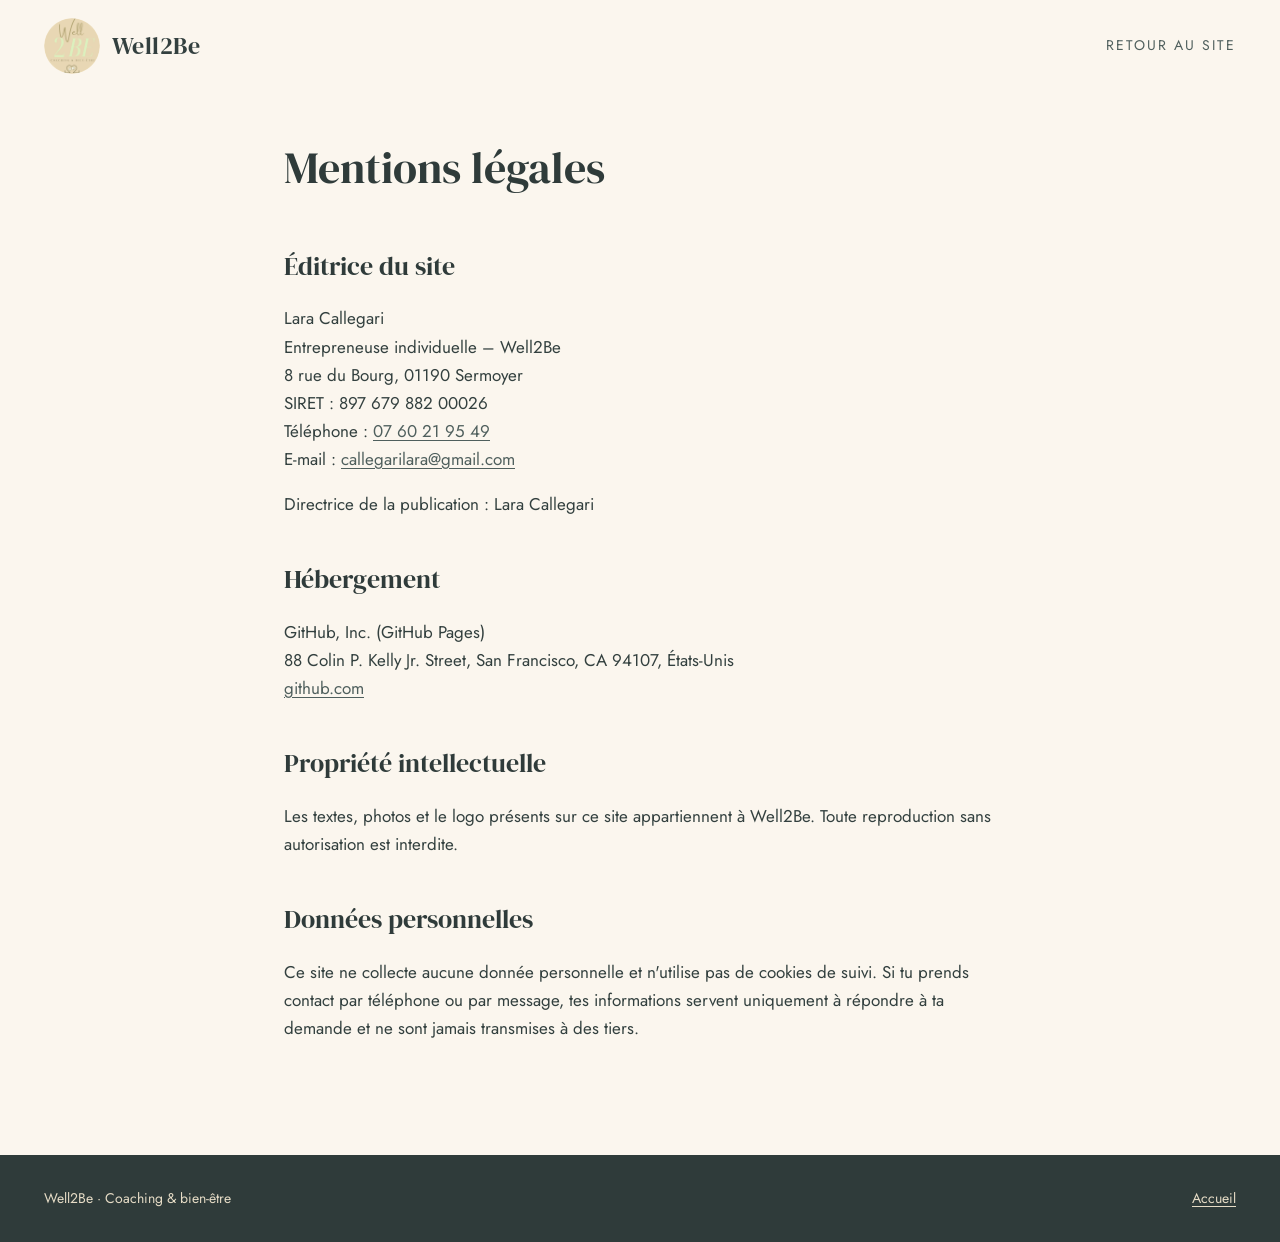
<file: mentions-legales.html>
<!doctype html>
<html lang="fr">
<head>
<meta charset="utf-8">
<meta name="viewport" content="width=device-width, initial-scale=1">
<meta http-equiv="Content-Security-Policy" content="default-src 'self'; img-src 'self'; font-src 'self'; style-src 'self'; script-src 'self'; connect-src 'none'; object-src 'none'; base-uri 'self'; form-action 'none'">
<meta name="referrer" content="strict-origin-when-cross-origin">
<title>Mentions légales – Well2Be</title>
<meta name="robots" content="noindex">
<link rel="icon" type="image/png" href="images/favicon.png">
<meta name="theme-color" content="#FBF6EE">
<link rel="stylesheet" href="style.css">
</head>
<body>

<header class="wrap entete">
  <a href="index.html" class="marque">
    <img src="images/logo-small.png" alt="Logo Well2Be">
    <span>Well2Be</span>
  </a>
  <nav class="nav" aria-label="Navigation principale">
    <a href="index.html">Retour au site</a>
  </nav>
</header>

<main class="wrap legal">
  <h1>Mentions légales</h1>

  <h2>Éditrice du site</h2>
  <p>
    Lara Callegari<br>
    Entrepreneuse individuelle – Well2Be<br>
    8 rue du Bourg, 01190 Sermoyer<br>
    SIRET : 897 679 882 00026<br>
    Téléphone : <a href="tel:+33760219549">07 60 21 95 49</a><br>
    E-mail : <a href="mailto:callegarilara@gmail.com">callegarilara@gmail.com</a>
  </p>
  <p>Directrice de la publication : Lara Callegari</p>

  <h2>Hébergement</h2>
  <p>
    GitHub, Inc. (GitHub Pages)<br>
    88 Colin P. Kelly Jr. Street, San Francisco, CA 94107, États-Unis<br>
    <a href="https://github.com">github.com</a>
  </p>

  <h2>Propriété intellectuelle</h2>
  <p>Les textes, photos et le logo présents sur ce site appartiennent à Well2Be. Toute reproduction sans autorisation est interdite.</p>

  <h2>Données personnelles</h2>
  <p>Ce site ne collecte aucune donnée personnelle et n'utilise pas de cookies de suivi. Si tu prends contact par téléphone ou par message, tes informations servent uniquement à répondre à ta demande et ne sont jamais transmises à des tiers.</p>
</main>

<footer class="pied">
  <div class="wrap">
    <span>Well2Be · Coaching &amp; bien-être</span>
    <a href="index.html">Accueil</a>
  </div>
</footer>

</body>
</html>
</file>
<file: style.css>
/* Polices hébergées sur le site (aucun appel à Google) */
@font-face { font-family: 'DM Serif Display'; src: url('fonts/dm-serif-display-latin-400-normal.woff2') format('woff2'); font-weight: 400; font-style: normal; font-display: swap; }
@font-face { font-family: 'DM Serif Display'; src: url('fonts/dm-serif-display-latin-400-italic.woff2') format('woff2'); font-weight: 400; font-style: italic; font-display: swap; }
@font-face { font-family: 'Jost'; src: url('fonts/jost-latin-300-normal.woff2') format('woff2'); font-weight: 300; font-style: normal; font-display: swap; }
@font-face { font-family: 'Jost'; src: url('fonts/jost-latin-400-normal.woff2') format('woff2'); font-weight: 400; font-style: normal; font-display: swap; }
@font-face { font-family: 'Jost'; src: url('fonts/jost-latin-400-italic.woff2') format('woff2'); font-weight: 400; font-style: italic; font-display: swap; }
@font-face { font-family: 'Jost'; src: url('fonts/jost-latin-500-normal.woff2') format('woff2'); font-weight: 500; font-style: normal; font-display: swap; }
@font-face { font-family: 'Yellowtail'; src: url('fonts/yellowtail-latin-400-normal.woff2') format('woff2'); font-weight: 400; font-style: normal; font-display: swap; }
@font-face { font-family: 'Allura'; src: url('fonts/allura-latin-400-normal.woff2') format('woff2'); font-weight: 400; font-style: normal; font-display: swap; }

:root {
  --creme: #FBF6EE;
  --sable: #EADFC4;
  --caramel: #D4B183;
  --caramel-fonce: #785D37;
  --sauge: #7A8C8A;
  --sauge-profond: #637371; /* sauge assombrie pour porter du texte (contraste AA) */
  --sauge-clair: #C9D3D0;
  --sauge-fonce: #4F5F5D;
  --encre: #2F3B3A;
  --texte: #33403F;
  --texte-doux: #5B6866;
  --anis: #E4ECCB;
  --rose: #F4D6D6;
}

* { box-sizing: border-box; }
html { scroll-behavior: smooth; scrollbar-color: var(--sauge) var(--creme); accent-color: var(--sauge-fonce); }
body {
  margin: 0;
  background: var(--creme);
  color: var(--texte);
  font-family: 'Jost', sans-serif;
  font-size: 1.0625rem;
  line-height: 1.65;
  overflow-x: hidden;
  overflow-x: clip;
}
img { max-width: 100%; height: auto; display: block; }
a { color: var(--sauge-fonce); text-underline-offset: 3px; text-decoration-thickness: 1px; }
a:hover { color: var(--encre); }
h1, h2, h3 { font-weight: 400; text-wrap: balance; }
p, li, blockquote { text-wrap: pretty; }
::selection { background: var(--sauge-clair); color: var(--encre); }
body { caret-color: var(--sauge-fonce); }
:focus-visible { outline: 2px solid var(--sauge-fonce); outline-offset: 3px; border-radius: 4px; }
.prix, .grille-tarifs td, .chiffre, .palmares-rang { font-variant-numeric: lining-nums tabular-nums; }

.script { font-family: 'Yellowtail', cursive; }
.wrap { max-width: 1240px; margin: 0 auto; padding-left: 24px; padding-right: 24px; }
.etiquette { margin: 0 0 6px; font-size: 0.8125rem; letter-spacing: 0.231em; text-transform: uppercase; color: var(--caramel-fonce); font-weight: 500; }

/* Boutons */
.btn {
  display: inline-flex; align-items: center; gap: 10px;
  min-height: 48px; padding: 0 30px;
  border-radius: 999px; text-decoration: none; font-weight: 500; letter-spacing: .5px;
  transition: background-color 200ms ease, color 200ms ease, transform 100ms ease-out;
  -webkit-tap-highlight-color: transparent;
}
.btn:active { transform: scale(0.97); }
.btn-plein { background: var(--sauge-fonce); color: var(--creme); }
.btn-plein:hover { background: var(--encre); color: var(--creme); }
.btn-contour { border: 1px solid var(--sauge-fonce); }
.btn-clair { background: var(--creme); color: var(--encre); }
.btn-clair:hover { background: #fff; color: var(--encre); }
.btn-contour-clair { border: 1px solid var(--creme); color: #fff; }
.btn-contour-clair:hover { color: #fff; background: rgba(255,255,255,.12); }

/* En-tête : matière translucide qui laisse passer le contenu dessous (ordinateur) */
.entete-barre { position: relative; z-index: 50; }
.entete-sentinelle { position: absolute; top: 0; left: 0; width: 1px; height: 8px; pointer-events: none; }
@media (min-width: 900px) {
  .entete-barre {
    position: sticky; top: 0;
    background: rgba(251, 246, 238, 0.74);
    -webkit-backdrop-filter: blur(18px) saturate(160%);
    backdrop-filter: blur(18px) saturate(160%);
    transition: box-shadow 300ms ease, background-color 300ms ease;
  }
  .entete-barre.flottante { box-shadow: 0 8px 24px -14px rgba(47, 59, 58, 0.35); }
  main section[id] { scroll-margin-top: 96px; }
  @supports not ((backdrop-filter: blur(1px)) or (-webkit-backdrop-filter: blur(1px))) {
    .entete-barre { background: rgba(251, 246, 238, 0.96); }
  }
}
@media (prefers-reduced-transparency: reduce) {
  .entete-barre { background: var(--creme) !important; -webkit-backdrop-filter: none !important; backdrop-filter: none !important; }
}
@media (prefers-contrast: more) {
  .entete-barre { background: var(--creme) !important; -webkit-backdrop-filter: none !important; backdrop-filter: none !important; border-bottom: 1px solid var(--encre); }
}
.nav a[aria-current="true"]:not(.nav-contact) { color: var(--encre); text-decoration: underline; text-underline-offset: 8px; text-decoration-thickness: 1px; }
.nav .nav-contact[aria-current="true"] { background: var(--sauge-fonce); color: var(--creme); }

/* En-tête */
.entete { display: flex; flex-wrap: wrap; align-items: center; justify-content: space-between; gap: 16px; padding-top: 18px; padding-bottom: 18px; }
.marque { display: flex; align-items: center; gap: 12px; text-decoration: none; color: var(--texte); }
.marque img { width: 56px; height: 56px; border-radius: 50%; }
.marque span { font-family: 'DM Serif Display', serif; font-size: 1.5rem; letter-spacing: 0.0208em; }
.nav { display: flex; flex-wrap: wrap; align-items: center; gap: 6px 28px; font-size: 0.875rem; letter-spacing: 0.143em; text-transform: uppercase; }
.nav a { text-decoration: none; }
.nav .nav-contact { padding: 10px 20px; border: 1px solid var(--sauge-fonce); border-radius: 999px; }

/* Accueil */
.hero { position: relative; display: flex; flex-wrap: wrap; align-items: center; gap: 56px; padding-top: 48px; padding-bottom: 96px; }
.hero-texte { flex: 1 1 460px; min-width: 0; position: relative; z-index: 1; }
.hero h1 { margin: 0; font-family: 'DM Serif Display', serif; font-size: clamp(2.75rem, 6vw, 4.75rem); line-height: 1.02; letter-spacing: -0.015em; color: var(--encre); }
.hero-intro { margin: 28px 0 0; max-width: 470px; font-size: 1.1875rem; font-weight: 300; }
.boutons { margin-top: 36px; display: flex; flex-wrap: wrap; gap: 14px; }
.hero-lieux { margin: 28px 0 0; display: flex; align-items: center; gap: 8px; font-size: 0.875rem; letter-spacing: 0.143em; text-transform: uppercase; color: var(--texte-doux); }
.hero-lieux svg { width: 18px; height: 18px; flex: none; color: var(--caramel-fonce); }
.hero-visuel { flex: 1 1 420px; min-width: 0; position: relative; display: flex; justify-content: center; }
.hero-blob { position: absolute; width: 118%; top: 8%; left: -12%; z-index: 0; }
.hero-cadre { position: relative; z-index: 1; width: 100%; max-width: 440px; }
.arche { border: 10px solid var(--sauge-clair); border-radius: 240px 240px 18px 18px; overflow: hidden; aspect-ratio: 4 / 5; background: var(--sauge-clair); }
.arche img { width: 100%; height: 100%; object-fit: cover; object-position: 55% 55%; }
.bandeau-hello { position: absolute; left: -28px; bottom: 44px; background: var(--sauge-clair); padding: 10px 26px 12px; font-family: 'Yellowtail', cursive; font-size: 2.125rem; line-height: 1.1; color: #3F4E4C; }
.galets { position: absolute; right: -6px; top: -10px; width: 120px; z-index: 2; }

/* Accompagnements */
.accomp { background: var(--sable); }
.accomp .wrap { display: flex; flex-wrap: wrap; gap: 48px; align-items: center; padding-top: 96px; padding-bottom: 96px; }
.accomp h2 { margin: 0 0 40px; font-family: 'DM Serif Display', serif; font-size: clamp(2.125rem, 4.4vw, 3.375rem); letter-spacing: 0.035em; text-transform: uppercase; color: var(--caramel-fonce); }
.accomp ul { list-style: none; margin: 0; padding: 0; font-size: clamp(1.25rem, 2.3vw, 1.75rem); letter-spacing: 0.22em; text-transform: uppercase; font-weight: 300; color: #3F4E4C; line-height: 2; }
.accomp ul a { text-decoration: none; color: inherit; }
.accomp ul a:hover { color: var(--caramel-fonce); }
.accomp-liste { flex: 1 1 520px; min-width: 0; }
.accomp-logo { flex: 1 1 340px; min-width: 0; display: flex; justify-content: center; }
.accomp-logo img { width: min(340px, 80%); aspect-ratio: 1; border-radius: 50%; box-shadow: 0 0 0 8px #F4ECDB; }

/* Titres en forme de blob */
.titre-blob { position: relative; display: inline-block; padding: 34px 70px 40px 44px; }
.titre-blob svg { position: absolute; inset: 0; width: 100%; height: 100%; }
.titre-blob h2 { position: relative; margin: 0; font-family: 'DM Serif Display', serif; font-size: clamp(2.375rem, 5vw, 4rem); line-height: 1; }

/* Cartes */
.cartes { display: flex; flex-wrap: wrap; gap: 28px; }
.carte { flex: 1 1 300px; min-width: 0; background: var(--creme); border-radius: 22px; padding: 34px 32px; }
.carte h3.script { margin: 0 0 14px; font-size: 2.125rem; color: var(--sauge-fonce); }
.carte p { margin: 0 0 10px; }
.carte p:last-child { margin-bottom: 0; }

/* Coaching */
.coaching { background: var(--caramel); }
.coaching .wrap { padding-top: 104px; padding-bottom: 96px; }
.coaching .titre-blob h2 { color: #fff; text-transform: uppercase; }
.intro-section { margin: 28px 0 56px; max-width: 640px; font-size: 1.25rem; font-weight: 300; color: var(--encre); }
.cartes-coaching { align-items: stretch; }
.carte-photo { flex: 1 1 300px; min-width: 0; border-radius: 22px; overflow: hidden; min-height: 300px; background: var(--sauge); }
.carte-photo img { width: 100%; height: 100%; object-fit: cover; object-position: 40% 45%; }
.carte-large { margin-top: 28px; background: var(--creme); border-radius: 22px; padding: 38px 32px; display: flex; flex-wrap: wrap; gap: 32px; }
.carte-large > div:first-child { flex: 1 1 260px; min-width: 0; }
.carte-large h3 { margin: 0 0 14px; font-size: 2.125rem; color: var(--sauge-fonce); }
.domaines { flex: 2 1 480px; min-width: 0; display: grid; grid-template-columns: repeat(auto-fit, minmax(220px, 1fr)); gap: 24px; }
.domaines p { margin: 0; }
.note-douce { margin: 0; color: var(--texte-doux); }

/* Listes de tarifs (libellé ....... prix) */
.tarifs { list-style: none; margin: 0; padding: 0; }
.carte-soin ul.tarifs { padding-left: 0; margin-bottom: 8px; }
.tarifs li { display: flex; align-items: baseline; gap: 12px; padding: 7px 0; }
.tarifs .lib { flex: 1; display: flex; align-items: baseline; gap: 10px; min-width: 0; }
.tarifs .lib::after { content: ""; flex: 1; min-width: 16px; border-bottom: 1px dotted #BFB397; transform: translateY(-5px); }
.tarifs .prix { font-family: 'DM Serif Display', serif; font-size: 1.375rem; line-height: 1; color: var(--caramel-fonce); white-space: nowrap; }
.etiquette-pack { margin-top: 22px; }
.note-tarif { margin: 14px 0 0; font-size: 0.875rem; color: var(--texte-doux); font-style: italic; }

.bloc-tarifs { margin-top: 72px; }
.titre-tarifs { margin: 0 0 28px; font-family: 'DM Serif Display', serif; font-size: clamp(1.875rem, 3.6vw, 2.75rem); line-height: 1.1; color: var(--encre); }
.titre-tarifs .script { font-family: 'Yellowtail', cursive; color: var(--encre); font-size: 1.15em; margin-right: 6px; }
.bloc-tarifs .carte { flex-basis: 380px; }

/* Témoignages */
.temoignages { margin-top: 80px; }
.temoignages .titre-tarifs { text-align: center; }
.temoins-piste { display: grid; grid-template-columns: repeat(auto-fit, minmax(280px, 1fr)); gap: 24px; }
.temoin { position: relative; margin: 0; background: var(--creme); border-radius: 22px; padding: 48px 40px 36px; text-align: center; }
.temoin::before { content: "\201C"; position: absolute; top: 4px; left: 50%; transform: translateX(-50%); font-family: 'DM Serif Display', serif; font-size: 6.875rem; line-height: 1; color: var(--caramel); }
.temoin blockquote { margin: 0; }
.temoin blockquote p { margin: 0; font-size: 1.1875rem; line-height: 1.7; color: var(--texte); }
.temoin figcaption { margin-top: 22px; display: flex; flex-direction: column; align-items: center; gap: 2px; }
.temoin-nom { font-family: 'Yellowtail', cursive; font-size: 1.75rem; line-height: 1.2; color: var(--sauge-fonce); }
.temoin-presta { font-size: 0.75rem; letter-spacing: 0.25em; text-transform: uppercase; color: var(--caramel-fonce); font-weight: 500; }
.temoins-nav { display: none; }
.temoins-sujet { margin: -18px 0 26px; text-align: center; font-size: 0.8125rem; letter-spacing: 0.231em; text-transform: uppercase; font-weight: 500; color: var(--encre); }
/* Un seul avis : carte centrée, sans carrousel */
.temoins-piste:has(> .temoin:only-child) { max-width: 760px; margin: 0 auto; }

/* Avis de la partie bien-être (fond sauge) */
.soins .temoignages { margin: 36px 0 44px; }
.soins + .temoignages { margin-top: 72px; }
.bienetre .titre-tarifs, .bienetre .titre-tarifs .script, .bienetre .temoins-sujet { color: var(--creme); }
.bienetre .temoins-fleche { border-color: var(--creme); color: var(--creme); }
.bienetre .temoins-fleche:hover { background: var(--creme); color: var(--encre); }
.bienetre .temoins-point::before { opacity: .4; }
.bienetre .temoins-point[aria-current="true"]::before { background: var(--creme); opacity: 1; }
.bienetre .temoins-fleche:focus-visible, .bienetre .temoins-point:focus-visible { outline-color: var(--creme); }

/* Carrousel glissable : le rail suit le doigt, un ressort termine le geste */
.js-actif .temoins-piste { display: block; max-width: 760px; margin: 0 auto; overflow: hidden; border-radius: 22px; touch-action: pan-y; cursor: grab; }
.js-actif .temoins-rail { display: flex; gap: 24px; align-items: stretch; will-change: transform; }
.js-actif .temoin { flex: 0 0 100%; display: flex; flex-direction: column; justify-content: center; }
.temoins-piste.en-glisse { cursor: grabbing; user-select: none; -webkit-user-select: none; }
.temoins-piste.fondu .temoins-rail { animation: fondu 220ms ease-out; }
@keyframes fondu { from { opacity: 0; } to { opacity: 1; } }
.js-actif .temoins-nav { display: flex; align-items: center; justify-content: center; gap: 18px; margin-top: 28px; }
.temoins-fleche { display: inline-flex; align-items: center; justify-content: center; width: 46px; height: 46px; border-radius: 50%; border: 1px solid var(--encre); background: transparent; color: var(--encre); cursor: pointer; }
.temoins-fleche:hover { background: var(--encre); color: var(--creme); }
.temoins-fleche, .temoins-point { transition: background-color 200ms ease, color 200ms ease, transform 100ms ease-out; -webkit-tap-highlight-color: transparent; }
.temoins-fleche:active, .temoins-point:active { transform: scale(0.92); }
.temoins-fleche svg { width: 20px; height: 20px; }
.temoins-points { display: flex; gap: 4px; }
.temoins-point { width: 28px; height: 28px; padding: 0; border: 0; background: transparent; cursor: pointer; display: inline-flex; align-items: center; justify-content: center; }
.temoins-point::before { content: ""; width: 10px; height: 10px; border-radius: 50%; background: var(--creme); opacity: .55; transition: opacity .2s, transform .2s; }
.temoins-point[aria-current="true"]::before { opacity: 1; background: var(--encre); transform: scale(1.15); }
.temoins-fleche:focus-visible, .temoins-point:focus-visible, .btn:focus-visible, .nav a:focus-visible { outline: 2px solid var(--encre); outline-offset: 3px; }
@media (prefers-reduced-motion: reduce) {
  html { scroll-behavior: auto; }
}

/* Bouton « revenir en haut » */
.retour-haut { position: fixed; right: max(20px, env(safe-area-inset-right)); bottom: max(20px, env(safe-area-inset-bottom)); z-index: 40; width: 52px; height: 52px; border-radius: 50%; display: inline-flex; align-items: center; justify-content: center; background: var(--encre); color: var(--creme); box-shadow: 0 10px 28px -10px rgba(47,59,58,.6); transition: opacity 220ms ease, transform 220ms cubic-bezier(.2,.8,.2,1), visibility 0s linear 0s; -webkit-tap-highlight-color: transparent; }
.retour-haut svg { width: 22px; height: 22px; }
.retour-haut:hover { background: var(--sauge-fonce); }
.retour-haut:active { transform: scale(0.92); }
.retour-haut:focus-visible { outline: 2px solid var(--encre); outline-offset: 3px; }
.retour-haut.cache { opacity: 0; visibility: hidden; transform: translateY(12px); pointer-events: none; transition: opacity 220ms ease, transform 220ms ease, visibility 0s linear 220ms; }
@media (prefers-reduced-motion: reduce) { .retour-haut, .retour-haut.cache { transform: none; } }
@media print { .retour-haut { display: none; } }

/* Alimentation */
.alim { background: var(--anis); }
.alim .wrap { padding-top: 96px; padding-bottom: 96px; }
.alim-entete { display: flex; flex-wrap: wrap; align-items: baseline; gap: 6px 28px; margin-bottom: 44px; }
.alim-accroche { margin: 0; font-family: 'Yellowtail', cursive; font-size: clamp(1.625rem, 3vw, 2.125rem); color: var(--sauge-fonce); }
.cartes-alim .carte { flex-basis: 280px; }
.alim .carte-large { margin-top: 28px; align-items: center; }
.pastilles { flex: 2 1 480px; min-width: 0; list-style: none; margin: 0; padding: 0; display: flex; flex-wrap: wrap; gap: 12px; }
.pastilles li { padding: 10px 20px; border: 1px solid var(--sauge); border-radius: 999px; font-size: 1rem; color: var(--encre); background: #fff; }
.alim-tarifs { margin-top: 28px; max-width: 560px; background: var(--creme); border-radius: 22px; padding: 30px 32px; }
.alim h2 { margin: 0; font-family: 'DM Serif Display', serif; font-size: clamp(2.125rem, 4vw, 3.125rem); line-height: 1.05; color: #3F4E4C; }

/* Madérothérapie : grille par zone */
.grille-wrap { overflow-x: auto; margin: 4px 0 0; }
.grille-tarifs { width: 100%; border-collapse: collapse; font-size: 0.9375rem; }
.grille-tarifs caption { position: absolute; width: 1px; height: 1px; overflow: hidden; clip: rect(0 0 0 0); white-space: nowrap; }
.grille-tarifs th, .grille-tarifs td { padding: 10px 6px; text-align: right; border-bottom: 1px dotted #BFB397; }
.grille-tarifs thead th { font-size: 0.6875rem; letter-spacing: 0.136em; text-transform: uppercase; font-weight: 500; color: var(--caramel-fonce); white-space: nowrap; }
.grille-tarifs th[scope="row"], .grille-tarifs thead th:first-child { text-align: left; padding-left: 0; }
.grille-tarifs th[scope="row"] { font-weight: 500; color: var(--encre); }
.grille-tarifs th[scope="row"] span { display: block; font-weight: 400; font-size: 0.8125rem; color: var(--texte-doux); }
.grille-tarifs td { font-family: 'DM Serif Display', serif; font-size: 1.1875rem; color: var(--caramel-fonce); white-space: nowrap; }
.grille-tarifs tr:last-child th, .grille-tarifs tr:last-child td { border-bottom: 0; }

/* Bien-être */
.bienetre { background: var(--sauge-profond); position: relative; overflow: hidden; }
.lotus { position: absolute; top: 48px; left: 3%; width: 150px; opacity: .85; }
.bienetre .wrap { position: relative; padding-top: 120px; padding-bottom: 104px; }
.bienetre .titre-blob { padding: 30px 70px 38px 48px; margin-left: clamp(0px, 8vw, 120px); }
.bienetre .titre-blob h2 { color: var(--encre); font-size: clamp(2.375rem, 5vw, 3.875rem); }
.bienetre .intro-section { color: var(--creme); margin-top: 32px; }
.soins { display: flex; flex-direction: column; gap: 28px; }
.carte-soin { display: flex; flex-wrap: wrap; gap: 32px 56px; padding: 44px 40px; }
.soin-texte { flex: 1 1 380px; min-width: 0; }
.soin-tarifs { flex: 1 1 340px; min-width: 0; align-self: flex-start; background: #F4ECDD; border-radius: 18px; padding: 28px 28px 24px; }
.carte-soin h4.script { margin: 24px 0 8px; font-size: 1.75rem; font-weight: 400; line-height: 1.2; color: var(--sauge-fonce); }
.soin-cta { margin-top: 26px; padding-top: 22px; border-top: 1px solid #DCCFB2; display: flex; flex-wrap: wrap; align-items: center; justify-content: space-between; gap: 12px 20px; }
.soin-cta .script { margin: 0; font-size: 1.75rem; color: var(--encre); }
.carte-soin h3 { margin: 0 0 6px; font-family: 'DM Serif Display', serif; font-size: 2.125rem; color: var(--encre); }
.carte-soin .sous-titre { margin: 0 0 20px; font-size: 0.8125rem; letter-spacing: 0.231em; text-transform: uppercase; color: var(--texte-doux); }
.carte-soin ul { margin: 0 0 8px; padding-left: 20px; }
.carte-soin .soin-texte li { margin: 2px 0; }

/* Qui suis-je */
.lara .wrap { max-width: 1140px; padding-top: 112px; padding-bottom: 112px; display: flex; flex-wrap: wrap; gap: 64px; align-items: center; }
.lara-photo { flex: 0 1 300px; min-width: 0; margin: 0 auto; position: relative; }
.lara-photo::before { content: ""; position: absolute; inset: -16px -22px 22px 16px; background: var(--rose); border-radius: 180px 180px 28px 28px; }
.lara-photo img { position: relative; width: 100%; aspect-ratio: 3 / 5; object-fit: cover; object-position: 50% 0; border-radius: 180px 180px 28px 28px; border: 6px solid var(--creme); }
.lara-texte { flex: 1 1 460px; min-width: 0; }
.lara-texte .lara-sous { margin: 4px 0 24px; font-size: 2.25rem; line-height: 1.2; color: var(--sauge-fonce); }
.lara-texte h2 { margin: 0; font-family: 'DM Serif Display', serif; font-size: clamp(2.25rem, 4.4vw, 3.375rem); line-height: 1.05; color: var(--encre); }
.lara-texte > p { margin: 0 0 16px; max-width: 62ch; }
.chiffres { display: flex; flex-wrap: wrap; gap: 20px 48px; margin-top: 32px; padding-top: 28px; border-top: 1px solid #DCCFB2; }
.chiffres p { margin: 0; }
.chiffre { font-family: 'DM Serif Display', serif; font-size: 3.5rem; line-height: 1; color: var(--caramel-fonce); }
.chiffre-legende { margin-top: 6px !important; font-size: 0.875rem; color: var(--texte-doux); }

/* Parcours sportif */
.lara .parcours { display: block; padding-top: 0; padding-bottom: 112px; }
.parcours-entete { text-align: center; margin-bottom: 64px; padding-top: 80px; border-top: 1px solid #E5DAC2; }
.parcours-entete h2 { margin: 0; font-family: 'DM Serif Display', serif; font-size: clamp(2.25rem, 4.6vw, 3.625rem); line-height: 1.05; letter-spacing: 0.035em; text-transform: uppercase; color: var(--caramel-fonce); }
.discipline { display: flex; flex-wrap: wrap; align-items: center; gap: 40px 64px; margin-top: 88px; }
.discipline:first-of-type { margin-top: 0; }
.discipline-inverse { flex-direction: row-reverse; }
.discipline-texte { flex: 1 1 360px; min-width: 0; }
.discipline-texte h3 { margin: 0 0 18px; font-family: 'DM Serif Display', serif; font-size: clamp(2.125rem, 4vw, 3rem); line-height: 1.05; color: var(--encre); }
.discipline-texte > p { margin: 0 0 14px; max-width: 62ch; }
.discipline-texte .discipline-meta { margin: -8px 0 20px; font-size: 0.8125rem; letter-spacing: 0.231em; text-transform: uppercase; font-weight: 500; color: var(--caramel-fonce); }
.discipline-photos { flex: 1.3 1 460px; min-width: 0; }
.discipline-photos img { width: 100%; height: 100%; object-fit: cover; }
.palmares { list-style: none; margin: 24px 0 0; padding: 20px 0 0; border-top: 1px solid #DCCFB2; display: flex; flex-direction: column; gap: 12px; }
.palmares li { display: flex; align-items: center; gap: 16px; }
.palmares-rang { flex: none; width: 60px; height: 60px; border-radius: 50%; display: inline-flex; align-items: center; justify-content: center; background: var(--sable); font-family: 'DM Serif Display', serif; font-size: 1.5rem; color: var(--caramel-fonce); }
.palmares-rang sup { font-size: 0.75rem; }
.photos-scene { display: grid; grid-template-columns: repeat(3, minmax(0, 1fr)); gap: 14px; align-items: start; }
.photos-scene img { aspect-ratio: 2 / 3; border-radius: 999px 999px 18px 18px; border: 5px solid var(--sauge-clair); }
.photos-scene img:nth-child(2) { margin-top: 48px; }
.photos-scene img:nth-child(3) { object-position: 50% 20%; }
.photos-force { display: grid; grid-template-columns: repeat(2, minmax(0, 1fr)); gap: 14px; }
.photos-force img { aspect-ratio: 3 / 2; border-radius: 18px; }
.photos-force img:first-child { grid-column: 1 / -1; }
.photos-duo { display: grid; grid-template-columns: repeat(2, minmax(0, 1fr)); gap: 14px; align-items: end; }
.photos-duo img { aspect-ratio: 4 / 5; border-radius: 18px; object-position: 50% 0; }
.photos-duo img:first-child { aspect-ratio: 3 / 5; border-radius: 999px 999px 18px 18px; object-position: 50% 40%; }

/* Galerie coaching */
.galerie { margin-top: 28px; display: grid; grid-template-columns: repeat(3, minmax(0, 1fr)); gap: 20px; }
.galerie img { width: 100%; height: 100%; aspect-ratio: 3 / 4; object-fit: cover; border-radius: 22px; }
.galerie img:nth-child(2) { border-radius: 999px 999px 22px 22px; }

/* Madérothérapie : photo des outils */
.soin-media { margin: 18px 0 4px; max-width: 360px; }
.soin-media img { width: 100%; border-radius: 18px; }

/* Récapitulatif des tarifs */
.recap { background: var(--sable); }
.recap .wrap { padding-top: 104px; padding-bottom: 104px; }
.recap h2 { margin: 0 0 48px; text-align: center; font-family: 'DM Serif Display', serif; font-size: clamp(2.25rem, 4.6vw, 3.625rem); line-height: 1.05; letter-spacing: 0.035em; text-transform: uppercase; color: var(--caramel-fonce); }
.recap-grille { display: grid; grid-template-columns: repeat(auto-fit, minmax(290px, 1fr)); gap: 28px; align-items: start; }
.recap .carte h3 { margin: 0 0 18px; font-family: 'DM Serif Display', serif; font-size: 1.875rem; color: var(--encre); padding-bottom: 14px; border-bottom: 1px solid #DCCFB2; }
.recap-cta { margin-top: 48px; display: flex; justify-content: center; }

/* Contact */
.contact { background: var(--caramel); position: relative; overflow: hidden; }
.contact-blob { position: absolute; width: 90%; height: 100%; left: 5%; top: 0; }
.contact .wrap { position: relative; max-width: 760px; padding-top: 128px; padding-bottom: 120px; text-align: center; color: #fff; }
.contact h2 { margin: 0; font-family: 'DM Serif Display', serif; font-size: clamp(2rem, 4.4vw, 3.25rem); line-height: 1.1; }
.contact-script { margin: 6px 0 24px; font-family: 'Allura', cursive; font-size: clamp(3.375rem, 7vw, 5rem); line-height: 1.1; }
.contact-intro { margin: 0 auto 36px; max-width: 520px; font-size: 1.125rem; }
.contact .boutons { justify-content: center; margin-top: 0; }
.contact .btn svg { width: 20px; height: 20px; }
.zones { margin: 40px 0 0; font-size: 0.8125rem; letter-spacing: 0.308em; text-transform: uppercase; }

/* Pied de page */
.pied { background: var(--encre); color: #E6DCC6; padding: 32px 0; font-size: 0.875rem; }
.pied .wrap { display: flex; flex-wrap: wrap; align-items: center; justify-content: space-between; gap: 16px; }
.pied a { color: #E6DCC6; }
.pied-marque { display: flex; align-items: center; gap: 14px; }
.pied-marque svg { width: 96px; }

/* Page mentions légales */
.legal { max-width: 760px; padding-top: 40px; padding-bottom: 96px; }
.legal h1 { font-family: 'DM Serif Display', serif; font-size: 2.75rem; color: var(--encre); margin: 0 0 32px; }
.legal h2 { font-family: 'DM Serif Display', serif; font-size: 1.625rem; color: var(--encre); margin: 40px 0 12px; }

/* Mobile */
@media (max-width: 640px) {
  body { font-size: 1rem; }
  .nav { gap: 6px 18px; font-size: 0.75rem; letter-spacing: 0.125em; }
  .hero { gap: 40px; padding-bottom: 72px; }
  .bandeau-hello { left: -8px; font-size: 1.625rem; padding: 8px 18px 10px; }
  .galets { width: 80px; }
  .titre-blob { padding: 26px 44px 30px 30px; }
  .bienetre .titre-blob { margin-left: 0; padding: 24px 40px 30px 28px; }
  .lotus { width: 100px; top: 24px; }
  .carte, .carte-large, .carte-soin { padding: 28px 24px; }
  .soin-tarifs { padding: 22px 18px; }
  .discipline { margin-top: 64px; gap: 28px; }
  .lara .parcours { padding-bottom: 72px; }
  .parcours-entete { margin-bottom: 44px; padding-top: 56px; }
  .photos-scene { gap: 8px; }
  .photos-scene img { border-width: 3px; }
  .photos-scene img:nth-child(2) { margin-top: 24px; }
  .galerie { display: flex; overflow-x: auto; scroll-snap-type: x mandatory; gap: 12px; margin-left: -24px; margin-right: -24px; padding: 0 24px 6px; }
  .galerie img { flex: 0 0 72%; height: auto; scroll-snap-align: center; }
  .palmares-rang { width: 52px; height: 52px; font-size: 1.3125rem; }
  .alim-tarifs { padding: 24px 22px; }
  .pastilles li { font-size: 0.9375rem; padding: 8px 16px; }
  .accomp h2 { font-size: 1.875rem; letter-spacing: 0.05em; overflow-wrap: anywhere; }
  .accomp ul { letter-spacing: 0.12em; }
  .contact-blob { width: 150%; left: -25%; }
  .bienetre .wrap, .coaching .wrap, .lara .wrap, .recap .wrap { padding-top: 80px; padding-bottom: 72px; }
  .temoin { padding: 44px 24px 28px; }
  .temoin blockquote p { font-size: 1rem; line-height: 1.65; }
  .js-actif .temoins-nav { gap: 6px; }
  .temoins-fleche { width: 44px; height: 44px; }
  .temoins-point { width: 24px; height: 44px; }
  .temoins-points { gap: 0; }
  .hero-lieux { font-size: 0.75rem; letter-spacing: 0.125em; }
  .tarifs .prix { font-size: 1.25rem; }
  .grille-tarifs { font-size: 0.875rem; }
  .grille-tarifs td { font-size: 1.0625rem; }
  .grille-tarifs thead { display: none; }
  .grille-tarifs tr { display: grid; grid-template-columns: repeat(3, minmax(0, 1fr)); padding: 12px 0; border-bottom: 1px dotted #BFB397; }
  .grille-tarifs tr:last-child { border-bottom: 0; }
  .grille-tarifs th, .grille-tarifs td { border-bottom: 0; padding: 4px 0; text-align: left; }
  .grille-tarifs th[scope="row"] { grid-column: 1 / -1; margin-bottom: 4px; }
  .grille-tarifs th[scope="row"] span { display: inline; margin-left: 6px; }
  .grille-tarifs td::before { content: attr(data-label); display: block; font-family: 'Jost', sans-serif; font-size: 0.625rem; letter-spacing: 0.1em; text-transform: uppercase; color: var(--texte-doux); }
}

/* Mots mis en avant dans les titres : écriture manuscrite, comme sur ses visuels Instagram */
.titre-script { font-family: 'Yellowtail', cursive; font-style: normal; font-weight: 400; font-size: 1.08em; letter-spacing: 0; }
.hero h1 .titre-script { color: var(--sauge-fonce); }

/* Approche selon la taille : les grands titres se resserrent, les capitales gardent un peu d'air */
.titre-blob h2, .lara-texte h2, .discipline-texte h3, .alim h2, .titre-tarifs, .contact h2, .carte-soin h3, .recap .carte h3 { letter-spacing: -0.01em; }
.coaching .titre-blob h2 { letter-spacing: 0.01em; }
</file>
